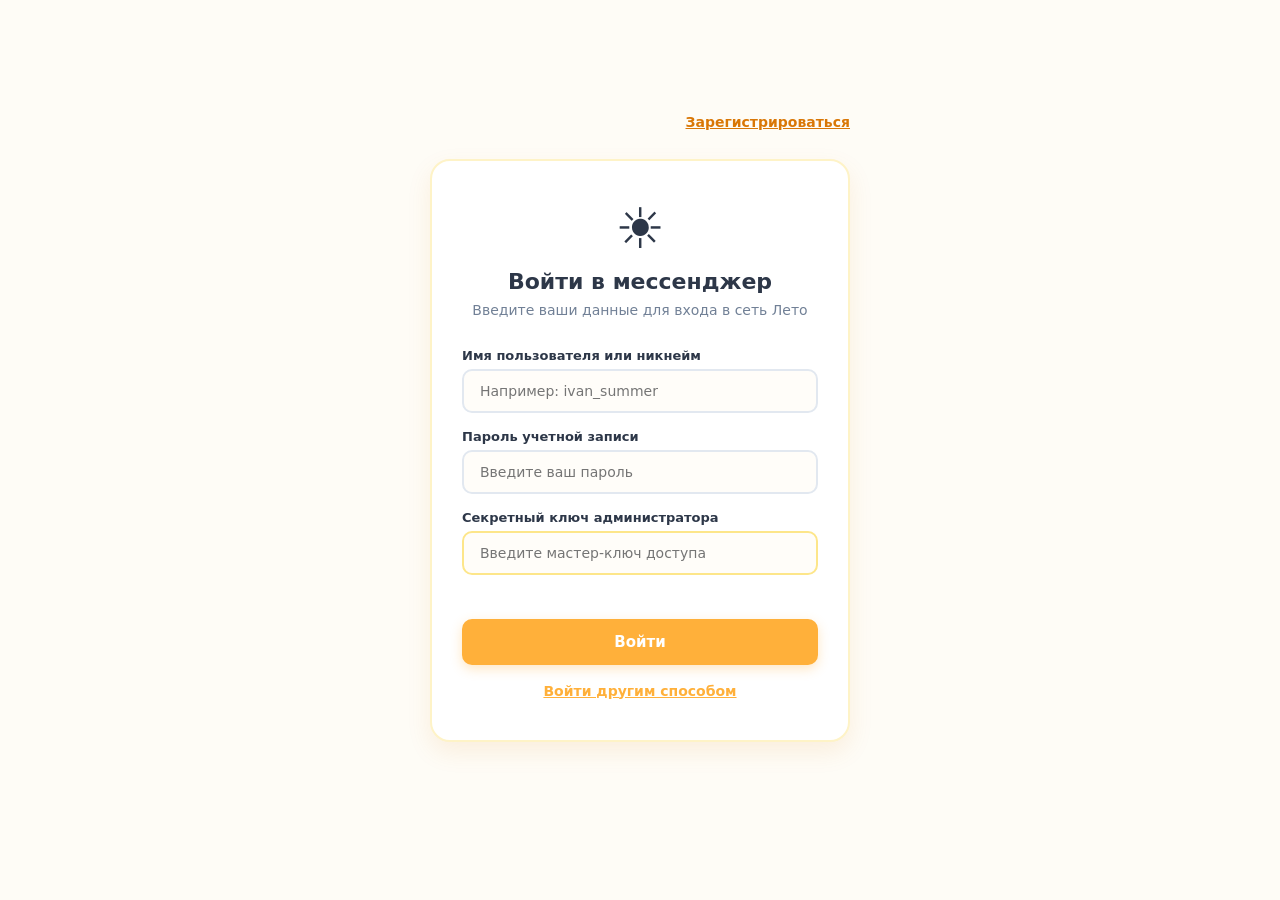
<file: index.html>
<!DOCTYPE html>
<html lang="ru">
<head>
    <meta charset="UTF-8">
    <link rel="icon" type="image/png" href="logo.png">
    <meta name="viewport" content="width=device-width, initial-scale=1.0">
    <title>Лето — Авторизация</title>
    <link rel="stylesheet" href="style.css">
</head>
<body>

    <div class="auth-container" id="auth-wrapper">
        <!-- ============================================ -->
        <!-- ОСНОВНОЙ ЭКРАН (вход/регистрация)              -->
        <!-- ============================================ -->
        <div id="screen-main" class="screen active">
            <button id="toggle-auth-mode" class="toggle-corner-btn">Зарегистрироваться</button>

            <div class="auth-box">
                <div class="auth-logo">☀️</div>
                <h2 id="auth-title">Войти в мессенджер</h2>
                <p id="auth-subtitle" class="auth-subtitle">Введите ваши данные для входа в сеть Лето</p>

                <form id="auth-form">
                    <div class="input-group">
                        <label for="username">Имя пользователя или никнейм</label>
                        <input type="text" id="username" placeholder="Например: ivan_summer" required autocomplete="off">
                    </div>

                    <div class="input-group">
                        <label for="user-password">Пароль учетной записи</label>
                        <input type="password" id="user-password" placeholder="Введите ваш пароль" required>
                    </div>

                    <div class="input-group admin-group">
                        <label for="admin-key">Секретный ключ администратора</label>
                        <input type="password" id="admin-key" placeholder="Введите мастер-ключ доступа" required>
                    </div>

                    <div id="auth-message" class="message-box"></div>

                    <button type="submit" id="submit-btn" class="auth-btn">Войти</button>
                </form>

                <div style="margin-top:16px;">
                    <button type="button" id="open-other-methods-btn" class="other-methods-link">Войти другим способом</button>
                </div>
            </div>
        </div>

        <!-- ============================================ -->
        <!-- ЭКРАН EMAIL (внутри того же контейнера)       -->
        <!-- ============================================ -->
        <div id="screen-email" class="screen method-screen">
            <div class="auth-box method-box">
                <button class="method-back-btn" data-back>← Назад</button>
                <div class="method-header">
                    <div class="method-icon-circle">📧</div>
                    <h2 class="method-title">Вход по Email</h2>
                    <p class="method-desc">Мы отправим 4-значный код на почту, привязанную к вашему аккаунту</p>
                </div>

                <div class="method-step" id="email-step-1">
                    <div class="input-group">
                        <label for="email-nickname">Ваш никнейм</label>
                        <input type="text" id="email-nickname" placeholder="Введите ваш ник" autocomplete="off">
                    </div>
                    <button type="button" id="email-send-btn" class="auth-btn">Отправить код на почту</button>
                    <div id="email-status" class="message-box"></div>
                </div>

                <div class="method-step" id="email-step-2" style="display:none;">
                    <p class="method-hint" id="email-hint">Код отправлен</p>
                    <div class="code-inputs">
                        <input type="text" class="code-digit email-digit" data-index="0" maxlength="1" inputmode="numeric">
                        <input type="text" class="code-digit email-digit" data-index="1" maxlength="1" inputmode="numeric">
                        <input type="text" class="code-digit email-digit" data-index="2" maxlength="1" inputmode="numeric">
                        <input type="text" class="code-digit email-digit" data-index="3" maxlength="1" inputmode="numeric">
                    </div>
                    <div id="email-code-status" class="message-box"></div>
                    <a id="email-resend" class="resend-link disabled" href="#">Отправить код повторно</a>
                    <button type="button" id="email-confirm-btn" class="auth-btn" style="margin-top:12px;">Подтвердить</button>
                </div>
            </div>
        </div>

        <!-- ============================================ -->
        <!-- ЭКРАН УСТРОЙСТВО                              -->
        <!-- ============================================ -->
        <div id="screen-device" class="screen method-screen">
            <div class="auth-box method-box">
                <button class="method-back-btn" data-back>← Назад</button>
                <div class="method-header">
                    <div class="method-icon-circle">📱</div>
                    <h2 class="method-title">Вход с другого устройства</h2>
                    <p class="method-desc">На вашем доверенном устройстве появится запрос. Нажмите там цифры в том же порядке</p>
                </div>

                <div class="method-step" id="device-step-1">
                    <div class="input-group">
                        <label for="device-nickname">Ваш никнейм</label>
                        <input type="text" id="device-nickname" placeholder="Введите ваш ник" autocomplete="off">
                    </div>
                    <button type="button" id="device-send-btn" class="auth-btn">Отправить запрос</button>
                    <div id="device-status" class="message-box"></div>
                </div>

                <div class="method-step" id="device-step-2" style="display:none;">
                    <p class="method-hint">Введите эти цифры на доверенном устройстве:</p>
                    <div class="device-code-display">
                        <div class="device-code-digit" id="device-digit-0">?</div>
                        <div class="device-code-digit" id="device-digit-1">?</div>
                        <div class="device-code-digit" id="device-digit-2">?</div>
                        <div class="device-code-digit" id="device-digit-3">?</div>
                    </div>
                    <div id="device-code-status" class="message-box"></div>
                    <a id="device-resend" class="resend-link disabled" href="#">Отправить ещё раз</a>
                </div>
            </div>
        </div>

        <!-- ============================================ -->
        <!-- ЭКРАН БЭКАП                                   -->
        <!-- ============================================ -->
        <div id="screen-backup" class="screen method-screen">
            <div class="auth-box method-box">
                <button class="method-back-btn" data-back>← Назад</button>
                <div class="method-header">
                    <div class="method-icon-circle">💾</div>
                    <h2 class="method-title">Вход по бэкапу</h2>
                    <p class="method-desc">Загрузите JSON-файл резервной копии, созданный в Настройках. Мы сверим 4 ключа с сервером</p>
                </div>

                <div class="input-group">
                    <label for="backup-nickname">Ваш никнейм</label>
                    <input type="text" id="backup-nickname" placeholder="Введите ваш ник" autocomplete="off">
                </div>

                <input type="file" id="backup-file-input" accept=".json" style="display:none;">
                <button type="button" id="backup-file-btn" class="auth-btn">📂 Выбрать файл бэкапа</button>
                <div id="backup-file-name" class="method-hint" style="display:none;"></div>
                <div id="backup-status" class="message-box"></div>
                <button type="button" id="backup-confirm-btn" class="auth-btn" style="margin-top:12px;" disabled>Войти по бэкапу</button>
            </div>
        </div>

        <!-- ============================================ -->
        <!-- МОДАЛКА ВЫБОРА СПОСОБА                         -->
        <!-- ============================================ -->
        <div class="method-picker-overlay" id="method-picker">
            <div class="method-picker-card">
                <h3 class="method-picker-title">Как вы хотите войти?</h3>
                <p class="method-picker-sub">Выберите один из способов</p>

                <button class="method-picker-option" data-method="email">
                    <div class="method-picker-icon">📧</div>
                    <div class="method-picker-text">
                        <span class="method-picker-name">По Email</span>
                        <span class="method-picker-desc">Получить код на почту</span>
                    </div>
                    <div class="method-picker-arrow">›</div>
                </button>

                <button class="method-picker-option" data-method="device">
                    <div class="method-picker-icon">📱</div>
                    <div class="method-picker-text">
                        <span class="method-picker-name">С другого устройства</span>
                        <span class="method-picker-desc">Подтвердить на доверенном устройстве</span>
                    </div>
                    <div class="method-picker-arrow">›</div>
                </button>

                <button class="method-picker-option" data-method="backup">
                    <div class="method-picker-icon">💾</div>
                    <div class="method-picker-text">
                        <span class="method-picker-name">По бэкапу</span>
                        <span class="method-picker-desc">Загрузить JSON-файл с ключами</span>
                    </div>
                    <div class="method-picker-arrow">›</div>
                </button>

                <button type="button" id="method-picker-cancel" class="method-picker-cancel">Отмена</button>
            </div>
        </div>
    </div>

    <script src="settings-config.js"></script>
    <script src="device-approval.js"></script>
    <script src="script.js"></script>
</body>
</html>
</file>
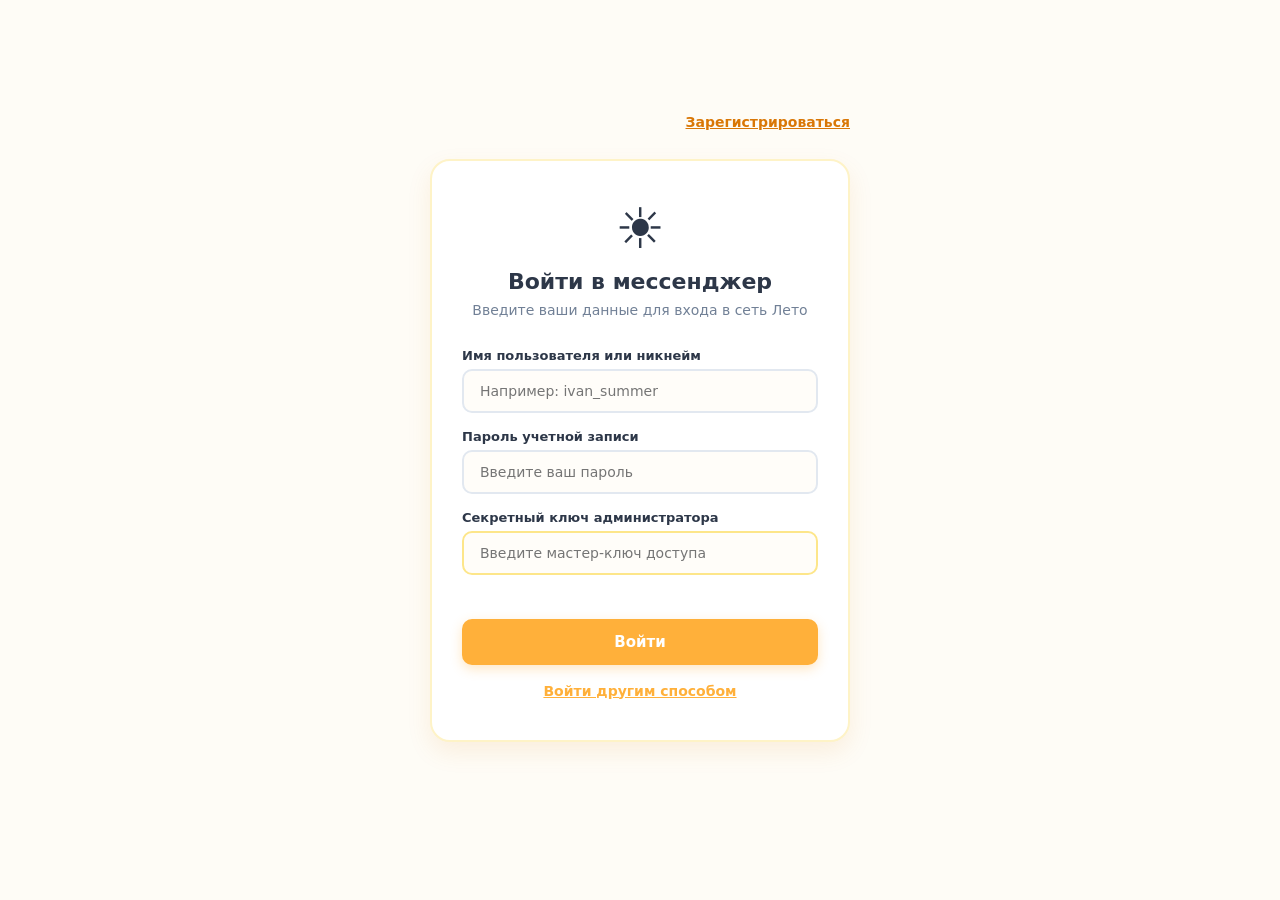
<file: 2fa.html>
<!DOCTYPE html>
<html lang="ru">
<head>
    <meta charset="UTF-8">
    <link rel="icon" type="image/png" href="logo.png">
    <meta name="viewport" content="width=device-width, initial-scale=1.0, maximum-scale=1.0, user-scalable=no">
    <title>Подтверждение — Лето</title>
    <link rel="stylesheet" href="settings.css">
    <style>
        body {
            display: flex;
            align-items: center;
            justify-content: center;
            min-height: 100vh;
            background: var(--bg-main);
            padding: 20px 0;
        }
        .twofa-box {
            background: var(--bg-white);
            padding: 40px 30px;
            border-radius: 20px;
            max-width: 440px;
            width: 100%;
            box-shadow: 0 10px 25px rgba(0, 0, 0, 0.08);
            text-align: center;
        }
        .twofa-logo { font-size: 56px; margin-bottom: 16px; }
        .twofa-title { font-size: 22px; font-weight: 700; margin-bottom: 8px; }
        .twofa-hint { font-size: 14px; color: var(--text-muted); margin-bottom: 24px; line-height: 1.5; }
    </style>
</head>
<body>

<div class="twofa-box">
    <div class="twofa-logo">☀️</div>
    <h2 class="twofa-title">Введите код из письма</h2>
    <p class="twofa-hint" id="twofa-hint">Загрузка...</p>

    <div class="code-inputs">
        <input type="text" class="code-digit" data-index="0" maxlength="1" inputmode="numeric" autofocus>
        <input type="text" class="code-digit" data-index="1" maxlength="1" inputmode="numeric">
        <input type="text" class="code-digit" data-index="2" maxlength="1" inputmode="numeric">
        <input type="text" class="code-digit" data-index="3" maxlength="1" inputmode="numeric">
    </div>

    <div id="twofa-status" class="modal-status"></div>

    <a id="twofa-resend" class="resend-link disabled" href="#">Отправить код повторно</a>

    <div style="margin-top:20px;">
        <button id="twofa-confirm" class="btn btn-primary btn-full" type="button">Подтвердить</button>
    </div>
</div>

<div id="leto-toast-container" class="leto-toast-container"></div>

<script src="settings-config.js"></script>
<script src="2fa.js"></script>
</body>
</html>
</file>
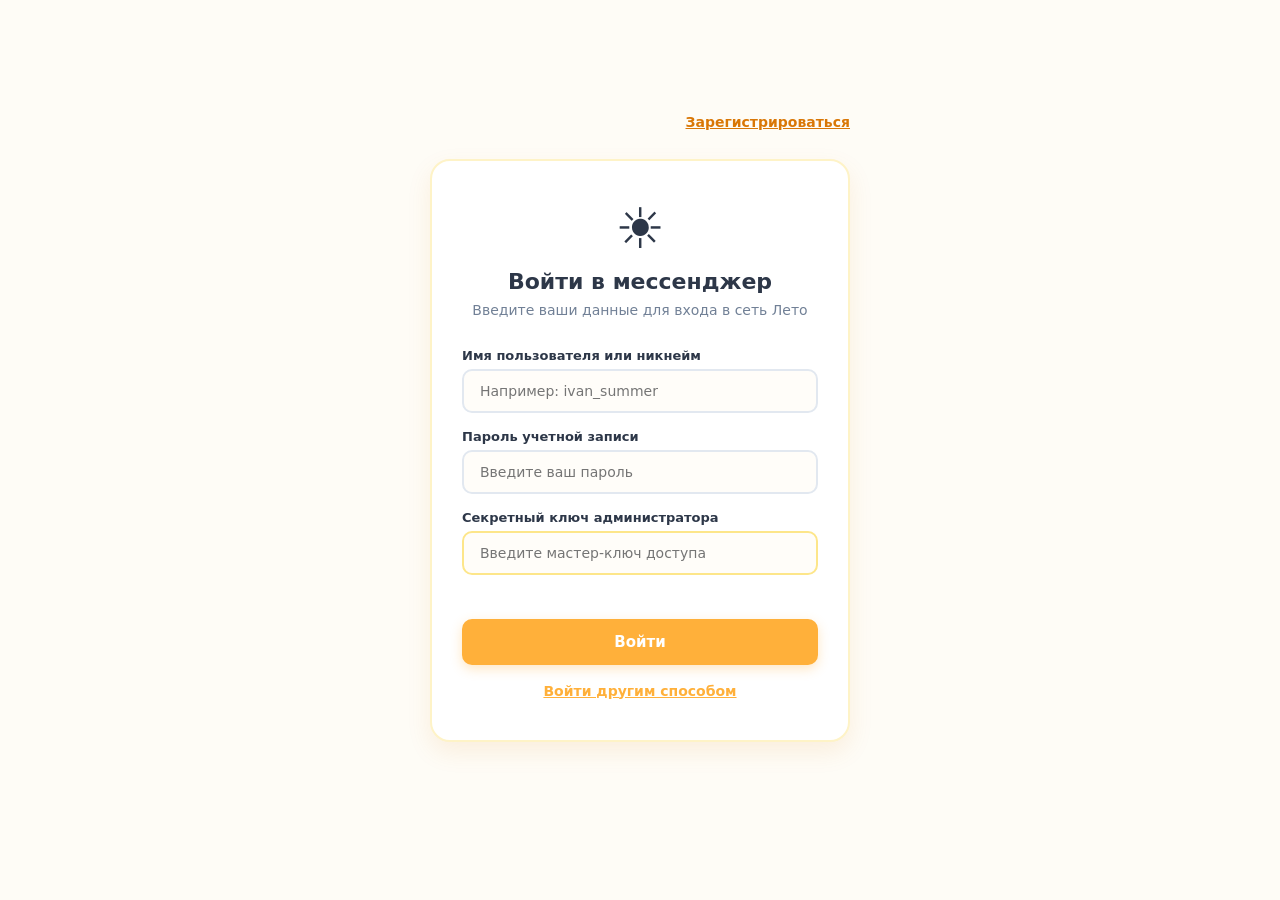
<file: messenger.html>
<!DOCTYPE html>
<html lang="ru">
<head>
    <meta charset="UTF-8">
    <link rel="icon" type="image/png" href="logo.png" id="app-favicon">
    <link rel="manifest" href="manifest.json" id="app-manifest">
    <meta name="viewport" content="width=device-width, initial-scale=1.0">
    <title>Лето Мессенджер</title>
    <link rel="stylesheet" href="messenger-style.css">
</head>
<body>

    <div id="update-banner" class="update-banner" style="display: none;">
        <span>🚀 Доступна новая версия Лето! Нажмите, чтобы скачать.</span>
    </div>

    <div class="app-layout" id="app-container">
        <aside class="sidebar-section">
            <div class="user-bar">
                <div class="user-info">
                    <div class="user-avatar"></div>
                    <span id="active-username" class="user-display-name">Загрузка...</span>
                </div>
            </div>

            <nav class="filter-navigation">
                <button class="tab-btn active" data-type="contact">Личные</button>
                <button class="tab-btn" data-type="group">Группы</button>
                <button class="tab-btn" data-type="channel">Каналы</button>
            </nav>

            <div class="dialogs-list" id="chats-list-target">
                <div class="status-message">Загрузка чатов...</div>
            </div>

            <div class="sidebar-action-container-tg">
                <button id="main-dynamic-action-btn" class="telegram-floating-btn" title="Создать">
                    <svg viewBox="0 0 24 24" fill="none" stroke="currentColor" stroke-width="2.5" stroke-linecap="round" stroke-linejoin="round">
                        <line x1="12" y1="5" x2="12" y2="19"></line>
                        <line x1="5" y1="12" x2="19" y2="12"></line>
                    </svg>
                </button>
            </div>
        </aside>

        <main class="chat-section">
            <div class="chat-workspace-header" id="active-chat-header" style="display: none;">
                <div class="active-chat-meta">
                    <button class="back-to-list-btn" id="mobile-back-btn">
                        <svg viewBox="0 0 24 24" fill="none" stroke="currentColor" stroke-width="2" stroke-linecap="round" stroke-linejoin="round"><line x1="19" y1="12" x2="5" y2="12"></line><polyline points="12 19 5 12 12 5"></polyline></svg>
                    </button>
                    <div class="chat-header-avatar"></div>
                    <div class="chat-title-container">
                        <span class="chat-title-text" id="target-chat-name">Чат</span>
                        <span class="user-status-text" id="active-user-status"></span>
                    </div>
                </div>
                <button class="chat-settings-btn" id="room-settings-toggle-btn" style="display: none;">
                    <svg viewBox="0 0 24 24" fill="none" stroke="currentColor" stroke-width="2" stroke-linecap="round" stroke-linejoin="round"><circle cx="12" cy="12" r="3"></circle><path d="M19.4 15a1.65 1.65 0 0 0 .33 1.82l.06.06a2 2 0 1 1-2.83 2.83l-.06-.06a1.65 1.65 0 0 0-1.82-.33 1.65 1.65 0 0 0-1 1.51V21a2 2 0 0 1-4 0v-.09A1.65 1.65 0 0 0 9 19.4a1.65 1.65 0 0 0-1.82.33l-.06.06a2 2 0 1 1-2.83-2.83l.06-.06a1.65 1.65 0 0 0 .33-1.82 1.65 1.65 0 0 0-1.51-1H3a2 2 0 0 1 0-4h.09A1.65 1.65 0 0 0 4.6 9a1.65 1.65 0 0 0-.33-1.82l-.06-.06a2 2 0 1 1 2.83-2.83l.06.06a1.65 1.65 0 0 0 1.82.33H9a1.65 1.65 0 0 0 1-1.51V3a2 2 0 0 1 4 0v.09a1.65 1.65 0 0 0 1 1.51 1.65 1.65 0 0 0 1.82-.33l.06-.06a2 2 0 1 1 2.83 2.83l-.06.06a1.65 1.65 0 0 0-.33 1.82V9a1.65 1.65 0 0 0 1.51 1H21a2 2 0 0 1 0 4h-.09a1.65 1.65 0 0 0-1.51 1z"></path></svg>
                </button>
            </div>

            <div id="fallback-notice" class="status-message" style="position: absolute; top: 50%; left: 50%; transform: translate(-50%, -50%); display: block;">
                Выберите чат для начала общения
            </div>

            <div class="messages-viewport" id="messages-screen" style="display: none;"></div>

            <div class="message-input-zone" id="input-zone" style="display: none;">
                <div class="input-container-row">
                    <button class="icon-btn" id="chat-clip-file-btn" type="button" title="Прикрепить файл">
                        <svg viewBox="0 0 24 24" fill="none" stroke="currentColor" stroke-width="2" stroke-linecap="round" stroke-linejoin="round"><path d="M21.44 11.05l-9.19 9.19a6 6 0 0 1-8.49-8.49l9.19-9.19a4 4 0 0 1 5.66 5.66l-9.2 9.19a2 2 0 0 1-2.83-2.83l8.49-8.48"></path></svg>
                    </button>

                    <input type="text" id="main-message-field" placeholder="Напишите сообщение...">

                    <button class="icon-btn mic-btn" id="mic-record-btn" type="button" title="Записать голос">
                        <svg class="mic-icon" viewBox="0 0 24 24" fill="none" stroke="currentColor" stroke-width="2" stroke-linecap="round" stroke-linejoin="round">
                            <path d="M12 1a3 3 0 0 0-3 3v8a3 3 0 0 0 6 0V4a3 3 0 0 0-3-3z"></path>
                            <path d="M19 10v1a7 7 0 0 1-14 0v-1"></path>
                            <line x1="12" y1="19" x2="12" y2="23"></line>
                            <line x1="8" y1="23" x2="16" y2="23"></line>
                        </svg>
                    </button>

                    <button class="telegram-send-btn" id="send-btn" type="button" title="Отправить">
                        <svg viewBox="0 0 24 24" fill="none" stroke="currentColor" stroke-width="2.5" stroke-linecap="round" stroke-linejoin="round"><line x1="22" y1="2" x2="11" y2="13"></line><polygon points="22 2 15 22 11 13 2 9 22 2"></polygon></svg>
                    </button>
                </div>
            </div>

            <div class="leto-room-settings-panel" id="leto-room-settings-panel">
                <div class="settings-panel-inner">
                    <h3 class="settings-panel-title">Настройки комнаты</h3>
                    <div class="settings-avatar-block">
                        <div id="settings-room-avatar-preview" class="settings-avatar-preview">📷</div>
                        <input type="file" id="settings-room-avatar-input" accept="image/*" style="display: none;">
                        <button type="button" id="settings-room-avatar-btn" class="settings-avatar-btn">Сменить аватар</button>
                    </div>
                    <div class="settings-field">
                        <label>Название комнаты</label>
                        <input type="text" id="set-room-name" disabled>
                    </div>
                    <div id="group-add-users-section" class="settings-field">
                        <label>Добавить участников</label>
                        <input type="text" id="add-member-username" placeholder="Юзернейм">
                        <button id="submit-add-member-btn" class="settings-primary-btn">Добавить</button>
                    </div>
                    <div id="members-info" class="settings-members-info"></div>
                    <button id="delete-room-completely-btn" class="settings-danger-btn">Полностью удалить комнату</button>
                    <button id="close-room-settings-btn" class="settings-secondary-btn">Назад в чат</button>
                </div>
            </div>
        </main>
    </div>

    <div id="create-room-modal" class="modal-overlay">
        <div class="modal-card">
            <h3 id="create-room-modal-title" class="modal-title">Создание комнаты</h3>
            <div class="modal-avatar-block">
                <div id="modal-room-avatar-preview" class="settings-avatar-preview">📷</div>
                <input type="file" id="modal-room-avatar-input" accept="image/*" style="display: none;">
                <button type="button" id="modal-room-avatar-btn" class="settings-avatar-btn">Выбрать аватар</button>
            </div>
            <input type="text" id="modal-room-name" class="modal-input" placeholder="Название комнаты">
            <textarea id="modal-room-desc" class="modal-textarea" placeholder="Описание (необязательно)"></textarea>
            <div class="modal-actions">
                <button id="modal-cancel-btn" class="modal-btn modal-btn-cancel">Отмена</button>
                <button id="modal-submit-btn" class="modal-btn modal-btn-primary">Создать</button>
            </div>
        </div>
    </div>

    <div class="leto-context-menu" id="leto-custom-context-menu">
        <div class="leto-context-item" id="ctx-edit-msg">Редактировать</div>
        <div class="leto-context-item danger" id="ctx-delete-msg">Удалить</div>
    </div>

    <div id="leto-toast-container" class="leto-toast-container"></div>

    <script src="settings-config.js"></script>
    <script src="device-approval.js"></script>
    <script src="messenger-script.js"></script>
</body>
</html>
</file>
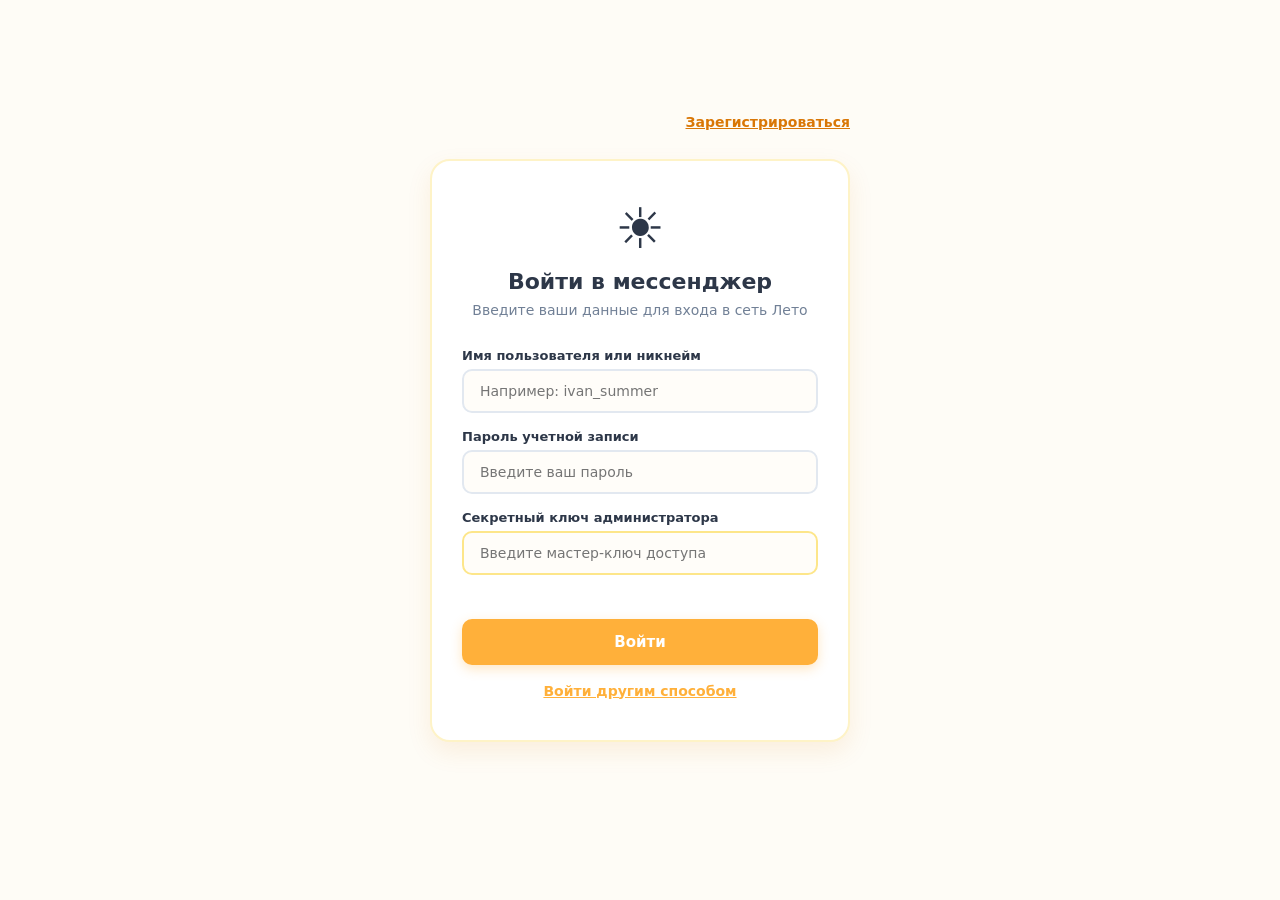
<file: settings.html>
<!DOCTYPE html>
<html lang="ru">
<head>
    <meta charset="UTF-8">
    <link rel="icon" type="image/png" href="logo.png">
    <link rel="manifest" href="manifest.json">
    <meta name="viewport" content="width=device-width, initial-scale=1.0, maximum-scale=1.0, user-scalable=no">
    <title>Настройки — Лето</title>
    <link rel="stylesheet" href="settings.css">
</head>
<body>

<div class="settings-container">

    <header class="settings-header">
        <button id="back-btn" class="header-back-btn" title="Назад">
            <svg viewBox="0 0 24 24" fill="none" stroke="currentColor" stroke-width="2" stroke-linecap="round" stroke-linejoin="round">
                <line x1="19" y1="12" x2="5" y2="12"></line>
                <polyline points="12 19 5 12 12 5"></polyline>
            </svg>
        </button>
        <h1 class="header-title">Настройки</h1>
        <div class="header-spacer"></div>
    </header>

    <main class="settings-content">

        <section class="settings-section" data-section="profile">
            <button class="section-header" type="button">
                <span class="section-icon">👤</span>
                <span class="section-title">Профиль</span>
                <svg class="section-arrow" viewBox="0 0 24 24" fill="none" stroke="currentColor" stroke-width="2">
                    <polyline points="6 9 12 15 18 9"></polyline>
                </svg>
            </button>
            <div class="section-body">
                <div class="avatar-row">
                    <div id="profile-avatar-preview" class="avatar-preview">☀️</div>
                    <div class="avatar-controls">
                        <label class="field-label">Аватар пользователя</label>
                        <input type="file" id="profile-avatar-input" accept="image/*" style="display:none;">
                        <button type="button" id="profile-avatar-btn" class="btn btn-secondary">Загрузить фото</button>
                        <button type="button" id="profile-avatar-reset" class="btn btn-mini">Сбросить</button>
                    </div>
                </div>

                <div class="field">
                    <label class="field-label">Иконка приложения (Ярлык)</label>
                    <div id="app-icon-picker" class="icon-picker"></div>
                </div>

                <div class="field">
                    <label class="field-label">Имя пользователя</label>
                    <div class="email-block-row" style="background: var(--bg-input); border: 1.5px solid var(--border-color); border-radius: var(--radius-sm); padding: 4px 8px;">
                        <input type="text" id="field-username" class="field-input" disabled style="border: none; background: transparent; padding: 8px;">
                        <button id="change-username-btn" class="btn btn-secondary" type="button">Изменить</button>
                    </div>
                </div>

                <div class="field">
                    <label class="field-label">Email</label>
                    <div class="email-block" id="email-block">
                        <div class="email-block-row">
                            <input type="email" id="field-email" class="field-input" placeholder="user@example.com" readonly>
                            <button id="email-edit-btn" class="btn btn-secondary" type="button">Добавить</button>
                            <button id="email-verify-btn" class="btn btn-primary" type="button" style="display: none;">Подтвердить</button>
                        </div>
                        <div class="email-status-bar">
                            <span class="email-status-icon" id="email-status-icon">○</span>
                            <span class="email-status-text" id="email-status-text">Email не привязан</span>
                        </div>
                    </div>
                </div>

                <div class="field">
                    <label class="field-label">Статус</label>
                    <input type="text" id="field-status" class="field-input" maxlength="80" placeholder="Немного о себе...">
                    <button id="save-status-btn" class="btn btn-secondary" type="button">Сохранить</button>
                </div>
            </div>
        </section>

        <section class="settings-section" data-section="contacts">
            <button class="section-header" type="button">
                <span class="section-icon">👥</span>
                <span class="section-title">Мои контакты</span>
                <svg class="section-arrow" viewBox="0 0 24 24" fill="none" stroke="currentColor" stroke-width="2">
                    <polyline points="6 9 12 15 18 9"></polyline>
                </svg>
            </button>
            <div class="section-body">
                <p class="hint" style="margin-bottom: 12px;">Здесь вы можете изменить имя контакта (например, "Светлана" на "Бабушка"). Это увидете только вы.</p>
                <div id="contacts-alias-list" class="contacts-alias-list">
                    <div class="status-message" style="padding: 10px;">Загрузка контактов...</div>
                </div>
            </div>
        </section>

        <section class="settings-section" data-section="security">
            <button class="section-header" type="button">
                <span class="section-icon">🔒</span>
                <span class="section-title">Безопасность</span>
                <svg class="section-arrow" viewBox="0 0 24 24" fill="none" stroke="currentColor" stroke-width="2">
                    <polyline points="6 9 12 15 18 9"></polyline>
                </svg>
            </button>
            <div class="section-body">
                <h3 class="subsection-title">Смена пароля</h3>
                <div class="field">
                    <input type="password" id="old-password" class="field-input" placeholder="Старый пароль">
                </div>
                <div class="field">
                    <input type="password" id="new-password" class="field-input" placeholder="Новый пароль">
                </div>
                <div class="field">
                    <input type="password" id="confirm-password" class="field-input" placeholder="Повторите пароль">
                </div>
                <button id="change-password-btn" class="btn btn-primary" type="button">Сохранить</button>

                <hr class="divider">

                <div class="toggle-row">
                    <div class="toggle-info">
                        <span class="toggle-label">Включить 2FA</span>
                        <span class="toggle-hint">Двухфакторная аутентификация</span>
                    </div>
                    <label class="toggle-switch">
                        <input type="checkbox" id="toggle-2fa">
                        <span class="toggle-slider"></span>
                    </label>
                </div>

                <div class="toggle-row">
                    <div class="toggle-info">
                        <span class="toggle-label">Режим инкогнито</span>
                        <span class="toggle-hint">Скрывает онлайн-статус и прочтение</span>
                    </div>
                    <label class="toggle-switch">
                        <input type="checkbox" id="toggle-incognito">
                        <span class="toggle-slider"></span>
                    </label>
                </div>

                <div class="toggle-row">
                    <div class="toggle-info">
                        <span class="toggle-label">Показывать время последнего входа</span>
                    </div>
                    <label class="toggle-switch">
                        <input type="checkbox" id="toggle-hide-last-seen" checked>
                        <span class="toggle-slider"></span>
                    </label>
                </div>
            </div>
        </section>

        <section class="settings-section" data-section="appearance">
            <button class="section-header" type="button">
                <span class="section-icon">🎨</span>
                <span class="section-title">Внешний вид</span>
                <svg class="section-arrow" viewBox="0 0 24 24" fill="none" stroke="currentColor" stroke-width="2">
                    <polyline points="6 9 12 15 18 9"></polyline>
                </svg>
            </button>
            <div class="section-body">

                <div class="preview-chat-wrap">
                    <label class="field-label">Предпросмотр чата</label>
                    <div class="preview-chat" id="preview-chat">
                        <div class="preview-chat-header">
                            <div class="preview-chat-avatar" id="preview-chat-avatar">☀️</div>
                            <div class="preview-chat-title">
                                <span id="preview-chat-name">Лето</span>
                                <span class="preview-chat-status">• в сети</span>
                            </div>
                        </div>
                        <div class="preview-chat-body">
                            <div class="preview-msg other">
                                <div class="preview-msg-avatar"></div>
                                <div class="preview-bubble">Привет! Как тебе Лето?<span class="preview-bubble-time">12:30</span></div>
                            </div>
                            <div class="preview-msg my">
                                <div class="preview-bubble">Отлично! Тема огонь 🔥<span class="preview-bubble-time">12:31 ✓✓</span></div>
                            </div>
                            <div class="preview-msg other">
                                <div class="preview-msg-avatar"></div>
                                <div class="preview-bubble">Согласен ☀️<span class="preview-bubble-time">12:31</span></div>
                            </div>
                        </div>
                        <div class="preview-chat-input">
                            <input type="text" placeholder="Напишите сообщение..." disabled>
                            <button disabled>
                                <svg viewBox="0 0 24 24" fill="none" stroke="currentColor" stroke-width="2.5" stroke-linecap="round" stroke-linejoin="round" style="width:15px;height:15px;">
                                    <line x1="22" y1="2" x2="11" y2="13"></line>
                                    <polygon points="22 2 15 22 11 13 2 9 22 2"></polygon>
                                </svg>
                            </button>
                        </div>
                    </div>
                </div>

                <div class="field">
                    <label class="field-label">Тема</label>
                    <div class="theme-picker" id="theme-picker">
                        <button class="theme-option" data-theme="light" type="button">Светлая</button>
                        <button class="theme-option" data-theme="dark" type="button">Тёмная</button>
                        <button class="theme-option" data-theme="system" type="button">Системная</button>
                    </div>
                </div>

                <div class="field">
                    <label class="field-label">Акцентный цвет</label>
                    <div class="accent-picker" id="accent-picker"></div>
                </div>

                <div class="field">
                    <label class="field-label">Размер текста</label>
                    <div class="range-row">
                        <input type="range" id="font-size-range" min="12" max="20" step="1" value="15">
                        <span id="font-size-value" class="range-value">15px</span>
                    </div>
                </div>
            </div>
        </section>

        <section class="settings-section" data-section="animations">
            <button class="section-header" type="button">
                <span class="section-icon">✨</span>
                <span class="section-title">Анимации</span>
                <svg class="section-arrow" viewBox="0 0 24 24" fill="none" stroke="currentColor" stroke-width="2">
                    <polyline points="6 9 12 15 18 9"></polyline>
                </svg>
            </button>
            <div class="section-body">
                <div class="field">
                    <label class="field-label">Анимация кнопки отправки (Самолётик)</label>
                    <div class="theme-picker" id="send-anim-picker">
                        <button class="theme-option" data-val="default" type="button">Стандарт</button>
                        <button class="theme-option" data-val="spin" type="button">Вращение</button>
                        <button class="theme-option" data-val="fly" type="button">Улёт</button>
                    </div>
                </div>
                <div class="field" style="margin-top: 20px;">
                    <label class="field-label">Анимация сообщений</label>
                    <div class="theme-picker" id="msg-anim-picker">
                        <button class="theme-option" data-val="default" type="button">Стандарт</button>
                        <button class="theme-option" data-val="fade" type="button">Появление</button>
                        <button class="theme-option" data-val="slide" type="button">Всплытие</button>
                    </div>
                </div>

                <div class="field" style="margin-top: 24px;">
                    <label class="field-label">Тест анимаций</label>
                    <div class="preview-chat" style="height: 220px;">
                        <div class="preview-chat-body" id="anim-preview-body" style="justify-content: flex-end;"></div>
                        <div class="preview-chat-input">
                            <input type="text" placeholder="Нажмите на кнопку для теста..." id="anim-preview-input" readonly>
                            <button id="anim-preview-send-btn" type="button">
                                <svg viewBox="0 0 24 24" fill="none" stroke="currentColor" stroke-width="2.5" stroke-linecap="round" stroke-linejoin="round" style="width:15px;height:15px;">
                                    <line x1="22" y1="2" x2="11" y2="13"></line>
                                    <polygon points="22 2 15 22 11 13 2 9 22 2"></polygon>
                                </svg>
                            </button>
                        </div>
                    </div>
                </div>
            </div>
        </section>

        <section class="settings-section" data-section="notifications">
            <button class="section-header" type="button">
                <span class="section-icon">🔔</span>
                <span class="section-title">Уведомления</span>
                <svg class="section-arrow" viewBox="0 0 24 24" fill="none" stroke="currentColor" stroke-width="2">
                    <polyline points="6 9 12 15 18 9"></polyline>
                </svg>
            </button>
            <div class="section-body">
                <div class="toggle-row">
                    <span class="toggle-label">Включить уведомления</span>
                    <label class="toggle-switch">
                        <input type="checkbox" id="toggle-notifications-enabled" checked>
                        <span class="toggle-slider"></span>
                    </label>
                </div>
                <div class="toggle-row">
                    <span class="toggle-label">Звук уведомлений</span>
                    <label class="toggle-switch">
                        <input type="checkbox" id="toggle-notifications-sound" checked>
                        <span class="toggle-slider"></span>
                    </label>
                </div>
                <div class="toggle-row">
                    <span class="toggle-label">Вибрация</span>
                    <label class="toggle-switch">
                        <input type="checkbox" id="toggle-notifications-vibrate" checked>
                        <span class="toggle-slider"></span>
                    </label>
                </div>
                <div class="toggle-row">
                    <span class="toggle-label">Бейдж</span>
                    <label class="toggle-switch">
                        <input type="checkbox" id="toggle-notifications-badge" checked>
                        <span class="toggle-slider"></span>
                    </label>
                </div>

                <hr class="divider">

                <div class="toggle-row">
                    <span class="toggle-label">Личные сообщения</span>
                    <label class="toggle-switch">
                        <input type="checkbox" id="toggle-notify-personal" checked>
                        <span class="toggle-slider"></span>
                    </label>
                </div>
                <div class="toggle-row">
                    <span class="toggle-label">Группы</span>
                    <label class="toggle-switch">
                        <input type="checkbox" id="toggle-notify-groups" checked>
                        <span class="toggle-slider"></span>
                    </label>
                </div>
                <div class="toggle-row">
                    <span class="toggle-label">Каналы</span>
                    <label class="toggle-switch">
                        <input type="checkbox" id="toggle-notify-channels" checked>
                        <span class="toggle-slider"></span>
                    </label>
                </div>
                <div class="toggle-row">
                    <span class="toggle-label">Упоминания</span>
                    <label class="toggle-switch">
                        <input type="checkbox" id="toggle-notify-mentions" checked>
                        <span class="toggle-slider"></span>
                    </label>
                </div>

                <hr class="divider">

                <div class="toggle-row">
                    <span class="toggle-label">Тихие часы</span>
                    <label class="toggle-switch">
                        <input type="checkbox" id="toggle-quiet-hours">
                        <span class="toggle-slider"></span>
                    </label>
                </div>
                <div class="field-row" id="quiet-hours-row">
                    <label class="field-label">с</label>
                    <input type="time" id="quiet-hours-from" class="field-input" value="23:00">
                    <label class="field-label">до</label>
                    <input type="time" id="quiet-hours-to" class="field-input" value="08:00">
                </div>

                <hr class="divider">

                <h3 class="subsection-title">Email для уведомлений</h3>
                <div class="toggle-row">
                    <span class="toggle-label">Пересылать на почту</span>
                    <label class="toggle-switch">
                        <input type="checkbox" id="toggle-notify-email">
                        <span class="toggle-slider"></span>
                    </label>
                </div>
            </div>
        </section>

        <section class="settings-section" data-section="sounds">
            <button class="section-header" type="button">
                <span class="section-icon">🔊</span>
                <span class="section-title">Звуки</span>
                <svg class="section-arrow" viewBox="0 0 24 24" fill="none" stroke="currentColor" stroke-width="2">
                    <polyline points="6 9 12 15 18 9"></polyline>
                </svg>
            </button>
            <div class="section-body">
                <div class="toggle-row">
                    <span class="toggle-label">Звук нового сообщения</span>
                    <div class="toggle-with-btn">
                        <button id="test-message-sound" class="btn btn-mini" type="button">Тест</button>
                        <label class="toggle-switch">
                            <input type="checkbox" id="toggle-sound-message" checked>
                            <span class="toggle-slider"></span>
                        </label>
                    </div>
                </div>
                <div class="toggle-row">
                    <span class="toggle-label">Звук отправки</span>
                    <div class="toggle-with-btn">
                        <button id="test-sent-sound" class="btn btn-mini" type="button">Тест</button>
                        <label class="toggle-switch">
                            <input type="checkbox" id="toggle-sound-sent" checked>
                            <span class="toggle-slider"></span>
                        </label>
                    </div>
                </div>
            </div>
        </section>

        <section class="settings-section" data-section="data">
            <button class="section-header" type="button">
                <span class="section-icon">💾</span>
                <span class="section-title">Данные</span>
                <svg class="section-arrow" viewBox="0 0 24 24" fill="none" stroke="currentColor" stroke-width="2">
                    <polyline points="6 9 12 15 18 9"></polyline>
                </svg>
            </button>
            <div class="section-body">
                <h3 class="subsection-title">Резервная копия</h3>
                <p class="hint">Создать JSON-файл с настройками и 4 ключами</p>
                <button id="export-backup-btn" class="btn btn-primary" type="button">Создать бэкап</button>

                <p class="hint">Восстановить из JSON-файла</p>
                <button id="import-backup-btn" class="btn btn-secondary" type="button">Импорт данных</button>
                <input type="file" id="import-backup-input" accept=".json" style="display:none;">

                <hr class="divider">

                <div class="toggle-row">
                    <div class="toggle-info">
                        <span class="toggle-label">Хранить сообщения и чаты навсегда</span>
                        <span class="toggle-hint">Сообщения и чаты сохраняются на устройстве и не удаляются. Мессенджер открывает их из памяти мгновенно, а свежие данные подгружает с сервера в фоне.</span>
                    </div>
                    <label class="toggle-switch">
                        <input type="checkbox" id="toggle-keep-cache-forever" checked>
                        <span class="toggle-slider"></span>
                    </label>
                </div>

                <hr class="divider">

                <h3 class="subsection-title">Очистить кэш</h3>
                <button id="clear-cache-btn" class="btn btn-danger" type="button">Очистить весь кэш</button>
            </div>
        </section>

        <section class="settings-section" data-section="app">
            <button class="section-header" type="button">
                <span class="section-icon">📱</span>
                <span class="section-title">Приложение</span>
                <svg class="section-arrow" viewBox="0 0 24 24" fill="none" stroke="currentColor" stroke-width="2">
                    <polyline points="6 9 12 15 18 9"></polyline>
                </svg>
            </button>
            <div class="section-body">
                <div class="field">
                    <label class="field-label">Статус</label>
                    <div id="app-status-indicator" class="app-status-indicator">🌐 Вы на сайте</div>
                </div>
                <button id="download-apk-btn" class="btn btn-primary" type="button">Скачать APK</button>
                <button id="check-updates-btn" class="btn btn-secondary" type="button">Проверить обновления</button>
            </div>
        </section>

        <section class="settings-section" data-section="about">
            <button class="section-header" type="button">
                <span class="section-icon">ℹ️</span>
                <span class="section-title">О системе</span>
                <svg class="section-arrow" viewBox="0 0 24 24" fill="none" stroke="currentColor" stroke-width="2">
                    <polyline points="6 9 12 15 18 9"></polyline>
                </svg>
            </button>
            <div class="section-body">
                <div class="about-row">
                    <span class="about-label">Версия</span>
                    <span class="about-value" id="about-version">1.0.0</span>
                </div>
                <div class="about-row">
                    <span class="about-label">Разработчик</span>
                    <span class="about-value" id="about-developer">Лето Team</span>
                </div>
            </div>
        </section>

        <button id="logout-btn" class="btn btn-danger btn-full" type="button">Выйти из аккаунта</button>

    </main>
</div>

<div id="confirm-modal" class="modal-overlay">
    <div class="modal-card">
        <h3 id="confirm-modal-title" class="modal-title">Подтверждение</h3>
        <p id="confirm-modal-text" class="modal-text"></p>
        <div class="modal-actions">
            <button id="confirm-modal-cancel" class="btn btn-secondary" type="button">Отмена</button>
            <button id="confirm-modal-ok" class="btn btn-danger" type="button">Подтвердить</button>
        </div>
    </div>
</div>

<div id="code-modal" class="modal-overlay">
    <div class="modal-card">
        <h3 class="modal-title">Введите код из письма</h3>
        <p class="modal-text" id="modal-description">Мы отправили код на email</p>
        <div class="code-inputs">
            <input type="text" class="code-digit" data-index="0" maxlength="1" inputmode="numeric">
            <input type="text" class="code-digit" data-index="1" maxlength="1" inputmode="numeric">
            <input type="text" class="code-digit" data-index="2" maxlength="1" inputmode="numeric">
            <input type="text" class="code-digit" data-index="3" maxlength="1" inputmode="numeric">
        </div>
        <div id="modal-status" class="modal-status"></div>
        <a id="resend-link" class="resend-link disabled" href="#">Отправить код повторно</a>
        <div class="modal-actions">
            <button id="code-modal-cancel" class="btn btn-secondary" type="button">Отмена</button>
            <button id="code-modal-confirm" class="btn btn-primary" type="button">Подтвердить</button>
        </div>
    </div>
</div>

<div id="password-confirm-modal" class="modal-overlay">
    <div class="modal-card">
        <h3 class="modal-title">Подтверждение пароля</h3>
        <p class="modal-text">Введите пароль от аккаунта, чтобы изменить email</p>
        <input type="password" id="confirm-account-password" class="field-input" placeholder="Пароль" autocomplete="current-password">
        <div id="password-confirm-status" class="modal-status"></div>
        <div class="modal-actions">
            <button id="password-confirm-cancel" class="btn btn-secondary" type="button">Отмена</button>
            <button id="password-confirm-ok" class="btn btn-primary" type="button">Подтвердить</button>
        </div>
    </div>
</div>

<div id="username-change-modal" class="modal-overlay">
    <div class="modal-card">
        <h3 class="modal-title">Смена никнейма</h3>
        <p class="modal-text">Введите пароль для подтверждения и новый никнейм</p>
        <input type="password" id="username-change-password" class="field-input" placeholder="Пароль" autocomplete="current-password">
        <input type="text" id="username-change-new" class="field-input" placeholder="Новый никнейм (латиницей)" autocomplete="off">
        <div id="username-change-status" class="modal-status"></div>
        <div class="modal-actions">
            <button id="username-change-cancel" class="btn btn-secondary" type="button">Отмена</button>
            <button id="username-change-ok" class="btn btn-primary" type="button">Изменить</button>
        </div>
    </div>
</div>

<div id="leto-toast-container" class="leto-toast-container"></div>

<script src="settings-config.js"></script>
<script src="settings.js"></script>
</body>
</html>
</file>
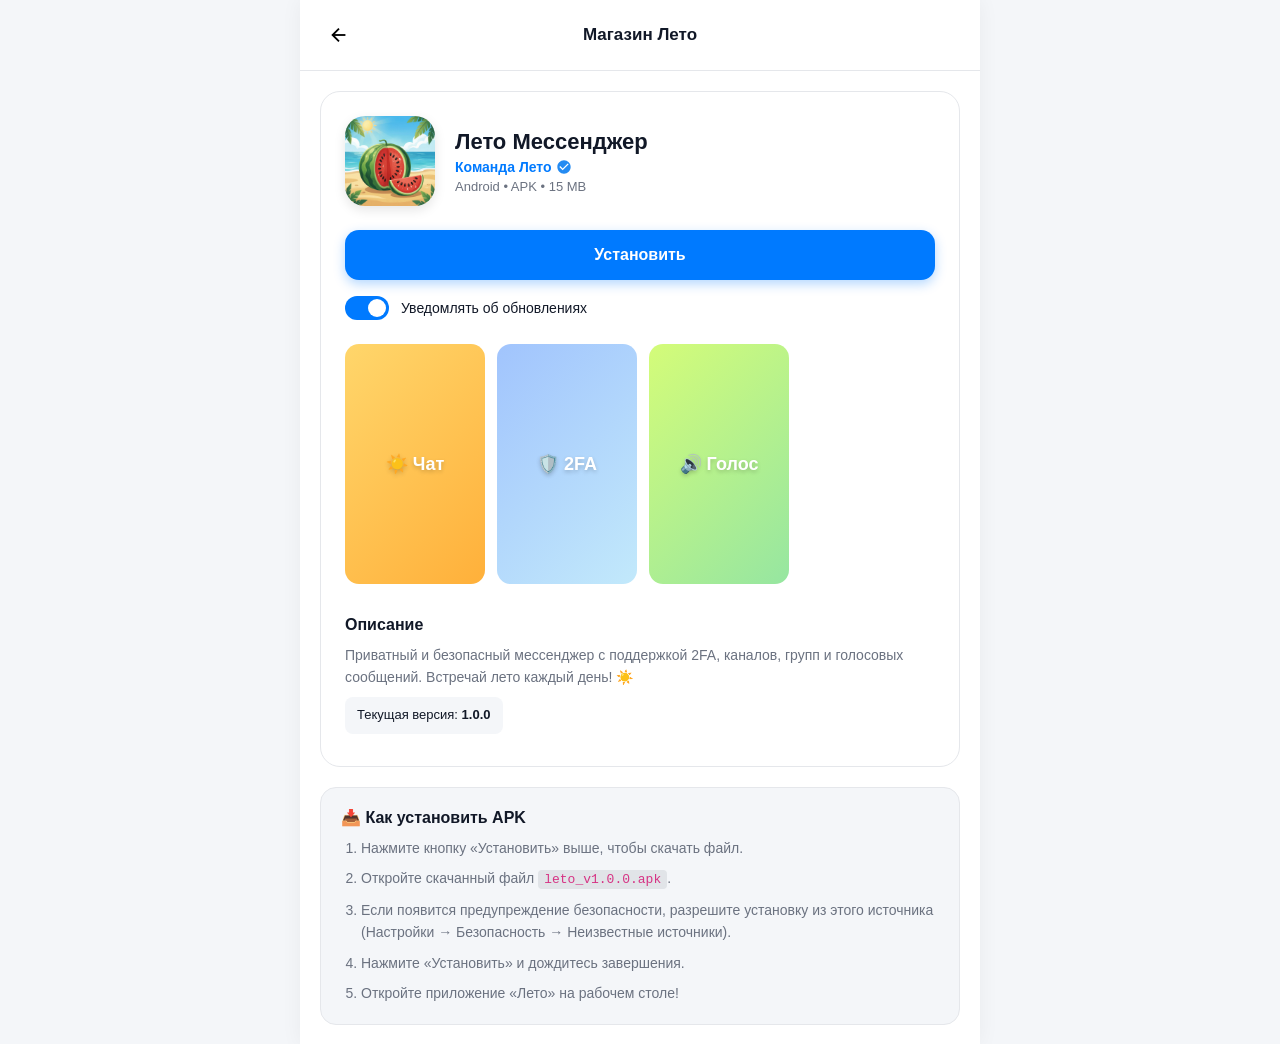
<file: store.html>
<!DOCTYPE html>
<html lang="ru">
<head>
    <meta charset="UTF-8">
    <link rel="icon" type="image/png" href="logo.png">
    <meta name="viewport" content="width=device-width, initial-scale=1.0, maximum-scale=1.0, user-scalable=no">
    <title>Лето — Магазин приложений</title>
    <link rel="stylesheet" href="store.css">
</head>
<body>

<div class="store-container">
    <header class="store-header">
        <button id="back-btn" class="store-back-btn">
            <svg viewBox="0 0 24 24" fill="none" stroke="currentColor" stroke-width="2"><line x1="19" y1="12" x2="5" y2="12"></line><polyline points="12 19 5 12 12 5"></polyline></svg>
        </button>
        <h1 class="store-title">Магазин Лето</h1>
    </header>

    <main class="store-content">
        <div class="app-card">
            <div class="app-header">
                <div class="app-icon-wrapper">
                    <img src="logo.png" alt="Лето" class="app-icon">
                </div>
                <div class="app-info">
                    <h2 class="app-name">Лето Мессенджер</h2>
                    <div class="app-developer">
                        Команда Лето 
                        <svg class="verified-icon" viewBox="0 0 24 24" fill="none"><path d="M12 2C6.5 2 2 6.5 2 12s4.5 10 10 10 10-4.5 10-10S17.5 2 12 2zm-2 15l-5-5 1.41-1.41L10 14.17l7.59-7.59L19 8l-9 9z" fill="#248bf2"/></svg>
                    </div>
                    <div class="app-meta">Android • APK • <span id="app-size">15 MB</span></div>
                </div>
            </div>

            <div class="app-actions">
                <button id="install-btn" class="install-btn">Установить</button>
                <div class="update-toggle">
                    <label class="toggle-switch">
                        <input type="checkbox" id="notify-updates-toggle" checked>
                        <span class="toggle-slider"></span>
                    </label>
                    <span>Уведомлять об обновлениях</span>
                </div>
            </div>

            <div class="app-screenshots">
                <div class="screenshot" style="background: linear-gradient(135deg, #ffd66b, #ffb03a);">☀️ Чат</div>
                <div class="screenshot" style="background: linear-gradient(135deg, #a1c4fd, #c2e9fb);">🛡️ 2FA</div>
                <div class="screenshot" style="background: linear-gradient(135deg, #d4fc79, #96e6a1);">🔊 Голос</div>
            </div>

            <div class="app-description">
                <h3>Описание</h3>
                <p id="app-desc">Приватный и безопасный мессенджер с поддержкой 2FA, каналов, групп и голосовых сообщений. Встречай лето каждый день! ☀️</p>
                <p class="hint">Текущая версия: <strong id="current-version">1.0.0</strong></p>
            </div>
        </div>

        <div class="instruction-card">
            <h3>📥 Как установить APK</h3>
            <ol class="instruction-list">
                <li>Нажмите кнопку «Установить» выше, чтобы скачать файл.</li>
                <li>Откройте скачанный файл <code>leto_v1.0.0.apk</code>.</li>
                <li>Если появится предупреждение безопасности, разрешите установку из этого источника (Настройки → Безопасность → Неизвестные источники).</li>
                <li>Нажмите «Установить» и дождитесь завершения.</li>
                <li>Откройте приложение «Лето» на рабочем столе!</li>
            </ol>
        </div>
    </main>
</div>

<div id="leto-toast-container" class="leto-toast-container"></div>

<script src="settings-config.js"></script>
<script src="store.js"></script>
</body>
</html>
</file>
<file: style.css>
:root {
    --bg-main: #fefcf6;
    --bg-surface: #ffffff;
    --color-primary: #ffb03a;
    --color-primary-hover: #ed9611;
    --text-primary: #2d3748;
    --text-muted: #718096;
    --color-error: #e53e3e;
    --color-success: #38a169;
    --border-color: #e2e8f0;
}

* {
    box-sizing: border-box;
    margin: 0;
    padding: 0;
    font-family: system-ui, -apple-system, "Segoe UI", sans-serif;
}

body {
    background-color: var(--bg-main);
    color: var(--text-primary);
    display: flex;
    justify-content: center;
    align-items: center;
    min-height: 100vh;
    padding: 20px 0;
}

/* =======================================================
   ОСНОВНОЙ КОНТЕЙНЕР
   ======================================================= */
.auth-container {
    width: 100%;
    max-width: 460px;
    padding: 20px;
    position: relative;
}

/* Экраны внутри контейнера */
.screen {
    display: none;
    animation: fadeIn 0.3s ease;
}
.screen.active {
    display: block;
}

@keyframes fadeIn {
    from { opacity: 0; transform: translateY(10px); }
    to { opacity: 1; transform: translateY(0); }
}

/* =======================================================
   ОСНОВНОЙ ЭКРАН
   ======================================================= */
.toggle-corner-btn {
    position: absolute;
    top: -25px;
    right: 20px;
    background: none;
    border: none;
    color: #d97706;
    font-size: 14px;
    font-weight: 600;
    cursor: pointer;
    text-decoration: underline;
    transition: color 0.2s;
}

.toggle-corner-btn:hover {
    color: var(--color-primary);
}

.auth-box {
    background: var(--bg-surface);
    padding: 40px 30px;
    border-radius: 20px;
    box-shadow: 0 10px 25px rgba(217, 119, 6, 0.1);
    text-align: center;
    border: 2px solid #fef3c7;
}

.auth-logo {
    font-size: 56px;
    margin-bottom: 12px;
    line-height: 1;
}

h2 {
    font-size: 22px;
    font-weight: 700;
    margin-bottom: 8px;
}

.auth-subtitle {
    font-size: 14px;
    color: var(--text-muted);
    margin-bottom: 30px;
}

.input-group {
    text-align: left;
    margin-bottom: 16px;
}

.input-group label {
    display: block;
    font-size: 13px;
    color: var(--text-primary);
    margin-bottom: 6px;
    font-weight: 600;
}

.input-group input {
    width: 100%;
    padding: 12px 16px;
    background: #fffdf9;
    border: 2px solid var(--border-color);
    border-radius: 10px;
    color: var(--text-primary);
    outline: none;
    font-size: 14px;
    transition: border-color 0.2s;
}

.input-group input:focus {
    border-color: var(--color-primary);
}

.admin-group input {
    border-color: #fde68a;
}
.admin-group input:focus {
    border-color: var(--color-primary);
}

.message-box {
    font-size: 13px;
    margin: 10px 0;
    min-height: 18px;
    font-weight: 500;
    text-align: center;
}

.message-box.error { color: var(--color-error); }
.message-box.success { color: var(--color-success); }

.auth-btn {
    width: 100%;
    padding: 14px;
    background: var(--color-primary);
    color: white;
    font-weight: 700;
    border: none;
    border-radius: 10px;
    cursor: pointer;
    font-size: 15px;
    box-shadow: 0 4px 12px rgba(255, 176, 58, 0.3);
    transition: background 0.2s, transform 0.1s;
}

.auth-btn:hover { background: var(--color-primary-hover); }
.auth-btn:active { transform: scale(0.98); }
.auth-btn:disabled { opacity: 0.5; cursor: not-allowed; }

.other-methods-link {
    background: none;
    border: none;
    color: var(--color-primary);
    font-size: 14px;
    font-weight: 600;
    cursor: pointer;
    text-decoration: underline;
}

.other-methods-link:hover {
    color: var(--color-primary-hover);
}

/* =======================================================
   ЭКРАНЫ СПОСОБОВ (внутри основного)
   ======================================================= */
.method-screen .auth-box {
    padding-top: 24px;
    position: relative;
}

.method-back-btn {
    background: none;
    border: none;
    color: var(--text-muted);
    font-size: 14px;
    font-weight: 600;
    cursor: pointer;
    padding: 4px 0;
    margin-bottom: 12px;
    display: inline-flex;
    align-items: center;
    gap: 6px;
    transition: color 0.2s;
    align-self: flex-start;
}

.method-back-btn:hover {
    color: var(--color-primary);
}

.method-header {
    margin-bottom: 24px;
}

.method-icon-circle {
    width: 72px;
    height: 72px;
    border-radius: 50%;
    background: linear-gradient(135deg, #ffd66b, #ffb03a);
    display: flex;
    align-items: center;
    justify-content: center;
    font-size: 36px;
    margin: 0 auto 16px;
    box-shadow: 0 6px 16px rgba(255, 176, 58, 0.3);
}

.method-title {
    font-size: 20px;
    font-weight: 700;
    margin-bottom: 8px;
}

.method-desc {
    font-size: 13px;
    color: var(--text-muted);
    line-height: 1.5;
}

.method-hint {
    font-size: 13px;
    color: var(--text-muted);
    margin: 12px 0;
    padding: 10px;
    background: #fefcf6;
    border-radius: 8px;
    line-height: 1.5;
    text-align: center;
}

/* Цифры кода */
.code-inputs {
    display: flex;
    gap: 10px;
    justify-content: center;
    margin: 16px 0;
}

.code-digit {
    width: 54px;
    height: 60px;
    text-align: center;
    font-size: 24px;
    font-weight: 700;
    border: 2px solid var(--border-color);
    border-radius: 12px;
    background: #fffdf9;
    color: var(--text-primary);
    outline: none;
    transition: border-color 0.2s, box-shadow 0.2s;
}

.code-digit:focus {
    border-color: var(--color-primary);
    box-shadow: 0 0 0 3px rgba(255, 176, 58, 0.15);
}

.resend-link {
    display: block;
    text-align: center;
    font-size: 13px;
    color: var(--color-primary);
    text-decoration: none;
    cursor: pointer;
    font-weight: 600;
    margin-bottom: 12px;
}

.resend-link.disabled {
    color: var(--text-muted);
    cursor: not-allowed;
    pointer-events: none;
}

/* Цифры на экране устройства */
.device-code-display {
    display: flex;
    gap: 12px;
    justify-content: center;
    margin: 16px 0;
}

.device-code-digit {
    width: 56px;
    height: 64px;
    border-radius: 14px;
    background: #fefcf6;
    border: 2px solid var(--border-color);
    display: flex;
    align-items: center;
    justify-content: center;
    font-size: 28px;
    font-weight: 700;
    color: var(--color-primary);
}

/* =======================================================
   МОДАЛКА ВЫБОРА СПОСОБА
   ======================================================= */
.method-picker-overlay {
    display: none;
    position: fixed;
    inset: 0;
    background: rgba(45, 55, 72, 0.5);
    backdrop-filter: blur(6px);
    -webkit-backdrop-filter: blur(6px);
    z-index: 1000;
    align-items: center;
    justify-content: center;
    padding: 20px;
    animation: fadeIn 0.2s ease;
}

.method-picker-overlay.active {
    display: flex;
}

.method-picker-card {
    background: var(--bg-surface);
    border-radius: 24px;
    padding: 28px 24px;
    max-width: 420px;
    width: 100%;
    box-shadow: 0 20px 60px rgba(0, 0, 0, 0.2);
    animation: modalPop 0.3s cubic-bezier(0.175, 0.885, 0.32, 1.275);
}

@keyframes modalPop {
    from { opacity: 0; transform: scale(0.9); }
    to { opacity: 1; transform: scale(1); }
}

.method-picker-title {
    font-size: 22px;
    font-weight: 700;
    text-align: center;
    margin-bottom: 6px;
}

.method-picker-sub {
    font-size: 13px;
    color: var(--text-muted);
    text-align: center;
    margin-bottom: 20px;
}

.method-picker-option {
    width: 100%;
    display: flex;
    align-items: center;
    gap: 14px;
    padding: 16px;
    background: #fefcf6;
    border: 2px solid transparent;
    border-radius: 16px;
    cursor: pointer;
    margin-bottom: 10px;
    text-align: left;
    transition: border-color 0.2s, background 0.2s, transform 0.1s;
}

.method-picker-option:hover {
    border-color: var(--color-primary);
    background: #fff9ed;
}

.method-picker-option:active {
    transform: scale(0.98);
}

.method-picker-icon {
    width: 48px;
    height: 48px;
    border-radius: 14px;
    background: linear-gradient(135deg, #ffd66b, #ffb03a);
    display: flex;
    align-items: center;
    justify-content: center;
    font-size: 24px;
    flex-shrink: 0;
    box-shadow: 0 4px 10px rgba(255, 176, 58, 0.3);
}

.method-picker-text {
    display: flex;
    flex-direction: column;
    flex: 1;
    min-width: 0;
}

.method-picker-name {
    font-size: 15px;
    font-weight: 700;
    color: var(--text-primary);
    margin-bottom: 3px;
}

.method-picker-desc {
    font-size: 12px;
    color: var(--text-muted);
    line-height: 1.4;
}

.method-picker-arrow {
    font-size: 24px;
    color: var(--text-muted);
    font-weight: 300;
    flex-shrink: 0;
}

.method-picker-cancel {
    width: 100%;
    padding: 12px;
    background: none;
    border: none;
    color: var(--text-muted);
    font-size: 14px;
    font-weight: 600;
    cursor: pointer;
    margin-top: 6px;
    border-radius: 10px;
    transition: background 0.2s;
}

.method-picker-cancel:hover {
    background: #fefcf6;
    color: var(--text-primary);
}
</file>
<file: settings.css>
/* ======================================================= */
/* ☀️ НАСТРОЙКИ «ЛЕТО»                                     */
/* ======================================================= */

:root {
    --bg-main: #f4f6f9;
    --bg-white: #ffffff;
    --bg-input: #f9fafb;
    --border-color: #e5e7eb;
    --border-soft: #eef0f3;
    --text-primary: #111827;
    --text-secondary: #4b5563;
    --text-muted: #9ca3af;
    --primary-color: #007aff;
    --primary-hover: #0066d6;
    --primary-soft: rgba(0, 122, 255, 0.1);
    --danger-color: #ef4444;
    --danger-soft: rgba(239, 68, 68, 0.1);
    --success-color: #10b981;
    --success-soft: rgba(16, 185, 129, 0.12);
    --warning-color: #f59e0b;
    --warning-soft: rgba(245, 158, 11, 0.12);
    --shadow-sm: 0 1px 2px rgba(16, 24, 40, 0.04);
    --shadow-md: 0 4px 16px rgba(16, 24, 40, 0.06);
    --shadow-lg: 0 12px 32px rgba(16, 24, 40, 0.12);
    --radius-sm: 10px;
    --radius-md: 14px;
    --radius-lg: 20px;
    --radius-xl: 24px;
}

[data-theme="dark"] {
    --bg-main: #0f1115;
    --bg-white: #1a1d23;
    --bg-input: #232730;
    --border-color: #2a2f38;
    --border-soft: #232730;
    --text-primary: #f3f4f6;
    --text-secondary: #cbd0d8;
    --text-muted: #7c8493;
    --primary-soft: rgba(0, 122, 255, 0.18);
    --danger-soft: rgba(239, 68, 68, 0.16);
    --success-soft: rgba(16, 185, 129, 0.16);
    --warning-soft: rgba(245, 158, 11, 0.16);
    --shadow-sm: 0 1px 2px rgba(0, 0, 0, 0.3);
    --shadow-md: 0 4px 16px rgba(0, 0, 0, 0.35);
    --shadow-lg: 0 12px 32px rgba(0, 0, 0, 0.5);
}

* {
    margin: 0;
    padding: 0;
    box-sizing: border-box;
    font-family: -apple-system, BlinkMacSystemFont, "Segoe UI", "Inter", Roboto, sans-serif;
    -webkit-tap-highlight-color: transparent;
}

html, body {
    width: 100%;
    min-height: 100vh;
    background: var(--bg-main);
    color: var(--text-primary);
    font-size: 15px;
    line-height: 1.5;
    -webkit-font-smoothing: antialiased;
}

.settings-container {
    max-width: 680px;
    margin: 0 auto;
    min-height: 100vh;
    background: var(--bg-main);
    padding-bottom: 60px;
}

/* ШАПКА */
.settings-header {
    display: flex;
    align-items: center;
    padding: 16px 20px;
    background: var(--bg-white);
    border-bottom: 1px solid var(--border-soft);
    position: sticky;
    top: 0;
    z-index: 50;
}

.header-back-btn {
    background: none;
    border: none;
    cursor: pointer;
    padding: 8px;
    border-radius: 50%;
    display: flex;
    align-items: center;
    justify-content: center;
    transition: background 0.2s ease;
}

.header-back-btn:hover {
    background: var(--bg-input);
}

.header-back-btn svg {
    width: 22px;
    height: 22px;
    color: var(--text-primary);
}

.header-title {
    flex: 1;
    text-align: center;
    font-size: 17px;
    font-weight: 700;
    letter-spacing: -0.2px;
}

.header-spacer { width: 38px; }

/* КОНТЕНТ */
.settings-content {
    padding: 20px 16px;
    display: flex;
    flex-direction: column;
    gap: 14px;
}

/* СЕКЦИИ */
.settings-section {
    background: var(--bg-white);
    border-radius: var(--radius-lg);
    overflow: hidden;
    box-shadow: var(--shadow-sm);
    border: 1px solid var(--border-soft);
    transition: box-shadow 0.25s ease;
}

.settings-section:hover {
    box-shadow: var(--shadow-md);
}

.section-header {
    width: 100%;
    display: flex;
    align-items: center;
    gap: 14px;
    padding: 18px 20px;
    background: none;
    border: none;
    cursor: pointer;
    text-align: left;
    transition: background 0.2s ease;
}

.section-header:active {
    background: var(--bg-input);
}

.section-icon {
    width: 40px;
    height: 40px;
    border-radius: 12px;
    background: var(--primary-soft);
    display: flex;
    align-items: center;
    justify-content: center;
    font-size: 20px;
    flex-shrink: 0;
}

.section-title {
    flex: 1;
    font-size: 15px;
    font-weight: 600;
    color: var(--text-primary);
}

.section-arrow {
    width: 18px;
    height: 18px;
    color: var(--text-muted);
    transition: transform 0.3s cubic-bezier(0.4, 0, 0.2, 1);
    flex-shrink: 0;
}

.settings-section.open .section-arrow {
    transform: rotate(180deg);
}

.section-body {
    display: none;
    padding: 0 20px 20px;
    animation: slideDown 0.25s ease;
}

.settings-section.open .section-body {
    display: block;
}

@keyframes slideDown {
    from { opacity: 0; transform: translateY(-6px); }
    to   { opacity: 1; transform: translateY(0); }
}

/* ПОЛЯ */
.field {
    display: flex;
    flex-direction: column;
    gap: 8px;
    margin-bottom: 18px;
}

.field:last-child {
    margin-bottom: 0;
}

.field-label {
    font-size: 12.5px;
    font-weight: 600;
    color: var(--text-secondary);
    letter-spacing: 0.1px;
    text-transform: uppercase;
}

.field-input {
    padding: 13px 16px;
    border-radius: var(--radius-sm);
    border: 1.5px solid var(--border-color);
    font-size: 14.5px;
    outline: none;
    background: var(--bg-input);
    color: var(--text-primary);
    width: 100%;
    transition: border-color 0.2s ease, box-shadow 0.2s ease, background 0.2s ease;
    font-family: inherit;
}

.field-input::placeholder {
    color: var(--text-muted);
}

.field-input:focus {
    border-color: var(--primary-color);
    background: var(--bg-white);
    box-shadow: 0 0 0 4px var(--primary-soft);
}

.field-input:disabled {
    background: var(--bg-main);
    color: var(--text-muted);
    cursor: not-allowed;
}

.field-row {
    display: flex;
    align-items: center;
    gap: 10px;
    flex-wrap: wrap;
}

.field-row .field-input {
    flex: 1;
    min-width: 140px;
}

/* EMAIL-БЛОК */
.email-block {
    background: var(--bg-input);
    border: 1.5px solid var(--border-color);
    border-radius: var(--radius-md);
    padding: 14px;
    transition: all 0.25s ease;
}

.email-block:focus-within {
    border-color: var(--primary-color);
    box-shadow: 0 0 0 4px var(--primary-soft);
}

.email-block.verified {
    border-color: var(--success-color);
    background: var(--success-soft);
}

.email-block.unverified {
    border-color: var(--warning-color);
}

.email-block-row {
    display: flex;
    gap: 10px;
    align-items: center;
}

.email-block-row .field-input {
    border: none;
    background: transparent;
    padding: 4px 0;
    font-size: 14.5px;
}

.email-block-row .field-input:focus {
    box-shadow: none;
    background: transparent;
}

.email-status-bar {
    display: flex;
    align-items: center;
    gap: 8px;
    margin-top: 10px;
    padding-top: 10px;
    border-top: 1px solid var(--border-soft);
    font-size: 12.5px;
    font-weight: 600;
}

.email-status-icon {
    width: 20px;
    height: 20px;
    border-radius: 50%;
    display: flex;
    align-items: center;
    justify-content: center;
    font-size: 13px;
    font-weight: 700;
    background: var(--bg-main);
    color: var(--text-muted);
    flex-shrink: 0;
}

.email-block.verified .email-status-icon {
    background: var(--success-color);
    color: white;
}

.email-block.unverified .email-status-icon {
    background: var(--warning-color);
    color: white;
}

.email-status-text {
    color: var(--text-secondary);
}

.email-block.verified .email-status-text {
    color: var(--success-color);
}

.email-block.unverified .email-status-text {
    color: var(--warning-color);
}

/* КНОПКИ */
.btn {
    padding: 12px 20px;
    border: none;
    border-radius: var(--radius-sm);
    font-size: 14px;
    font-weight: 600;
    cursor: pointer;
    transition: background 0.2s ease, transform 0.1s ease, box-shadow 0.2s ease;
    font-family: inherit;
    display: inline-flex;
    align-items: center;
    justify-content: center;
    gap: 6px;
}

.btn:active {
    transform: scale(0.98);
}

.btn-primary {
    background: var(--primary-color);
    color: white;
    box-shadow: 0 2px 8px rgba(0, 122, 255, 0.25);
}

.btn-primary:hover {
    background: var(--primary-hover);
}

.btn-secondary {
    background: var(--bg-input);
    color: var(--text-primary);
    border: 1.5px solid var(--border-color);
}

.btn-secondary:hover {
    background: var(--bg-main);
    border-color: var(--text-muted);
}

.btn-danger {
    background: var(--danger-soft);
    color: var(--danger-color);
    border: 1.5px solid transparent;
}

.btn-danger:hover {
    background: var(--danger-color);
    color: white;
}

.btn-mini {
    padding: 7px 14px;
    font-size: 12.5px;
    background: var(--bg-input);
    color: var(--text-primary);
    border: 1.5px solid var(--border-color);
    border-radius: 8px;
}

.btn-mini:hover {
    background: var(--bg-main);
}

.btn-full {
    width: 100%;
    margin-top: 24px;
    padding: 16px;
    font-size: 15px;
    border-radius: var(--radius-md);
    box-shadow: 0 4px 16px rgba(0, 122, 255, 0.28);
}

/* ПЕРЕКЛЮЧАТЕЛИ */
.toggle-row {
    display: flex;
    align-items: center;
    justify-content: space-between;
    gap: 14px;
    padding: 12px 0;
    min-height: 48px;
    border-bottom: 1px solid var(--border-soft);
}

.toggle-row:last-child {
    border-bottom: none;
}

.toggle-info {
    display: flex;
    flex-direction: column;
    gap: 3px;
    flex: 1;
    min-width: 0;
}

.toggle-label {
    font-size: 14px;
    color: var(--text-primary);
    font-weight: 500;
}

.toggle-hint {
    font-size: 12px;
    color: var(--text-muted);
    line-height: 1.4;
}

.toggle-switch {
    position: relative;
    display: inline-block;
    width: 48px;
    height: 28px;
    flex-shrink: 0;
}

.toggle-switch input {
    opacity: 0;
    width: 0;
    height: 0;
}

.toggle-slider {
    position: absolute;
    cursor: pointer;
    top: 0; left: 0; right: 0; bottom: 0;
    background-color: var(--border-color);
    transition: background-color 0.3s ease;
    border-radius: 28px;
}

.toggle-slider:before {
    position: absolute;
    content: "";
    height: 22px; width: 22px;
    left: 3px; bottom: 3px;
    background-color: white;
    transition: transform 0.3s cubic-bezier(0.4, 0, 0.2, 1);
    border-radius: 50%;
    box-shadow: 0 1px 3px rgba(0, 0, 0, 0.15);
}

.toggle-switch input:checked + .toggle-slider {
    background-color: var(--primary-color);
}

.toggle-switch input:checked + .toggle-slider:before {
    transform: translateX(20px);
}

.toggle-with-btn {
    display: flex;
    align-items: center;
    gap: 12px;
}

/* АВАТАР */
.avatar-row {
    display: flex;
    gap: 18px;
    align-items: center;
    margin-bottom: 20px;
    padding: 4px 0;
}

.avatar-preview {
    width: 84px;
    height: 84px;
    border-radius: 50%;
    background: linear-gradient(135deg, #ffd66b, #ffb03a);
    display: flex;
    align-items: center;
    justify-content: center;
    font-size: 40px;
    flex-shrink: 0;
    background-size: cover;
    background-position: center;
    overflow: hidden;
    color: white;
    font-weight: 700;
    box-shadow: 0 4px 14px rgba(255, 176, 58, 0.3);
    border: 3px solid var(--bg-white);
}

.avatar-controls {
    flex: 1;
    display: flex;
    flex-direction: column;
    gap: 8px;
    align-items: flex-start;
}

/* ПИКЕР ИКОНОК */
.icon-picker {
    display: flex;
    flex-wrap: wrap;
    gap: 10px;
}

.icon-option {
    width: 52px;
    height: 52px;
    border-radius: 14px;
    border: 2px solid var(--border-color);
    background: var(--bg-input) center/cover no-repeat;
    cursor: pointer;
    font-size: 22px;
    display: flex;
    align-items: center;
    justify-content: center;
    transition: border-color 0.2s ease, transform 0.15s ease, box-shadow 0.2s ease;
}

.icon-option:hover {
    transform: translateY(-2px);
    box-shadow: var(--shadow-md);
}

.icon-option.selected {
    border-color: var(--primary-color);
    box-shadow: 0 0 0 3px var(--primary-soft);
}

/* ПИКЕРЫ */
.theme-picker {
    display: flex;
    gap: 8px;
    flex-wrap: wrap;
}

.theme-option {
    flex: 1;
    padding: 12px 16px;
    border: 1.5px solid var(--border-color);
    background: var(--bg-input);
    color: var(--text-primary);
    border-radius: var(--radius-sm);
    cursor: pointer;
    font-size: 13.5px;
    font-weight: 600;
    min-width: 100px;
    transition: all 0.2s ease;
    font-family: inherit;
}

.theme-option:hover {
    border-color: var(--text-muted);
}

.theme-option.selected {
    background: var(--primary-color);
    color: white;
    border-color: var(--primary-color);
    box-shadow: 0 2px 10px rgba(0, 122, 255, 0.3);
}

.accent-picker {
    display: flex;
    gap: 12px;
    flex-wrap: wrap;
}

.accent-option {
    width: 40px;
    height: 40px;
    border-radius: 50%;
    border: 3px solid transparent;
    cursor: pointer;
    transition: transform 0.15s ease, border-color 0.2s ease;
    position: relative;
}

.accent-option:hover {
    transform: scale(1.08);
}

.accent-option.selected {
    border-color: var(--text-primary);
}

.accent-option.selected::after {
    content: "";
    position: absolute;
    inset: -6px;
    border-radius: 50%;
    border: 2px solid var(--text-primary);
    opacity: 0.25;
}

/* ДИАПАЗОН */
.range-row {
    display: flex;
    align-items: center;
    gap: 14px;
}

.range-row input[type="range"] {
    flex: 1;
    accent-color: var(--primary-color);
    height: 6px;
    border-radius: 3px;
}

.range-value {
    min-width: 54px;
    text-align: right;
    font-size: 13px;
    font-weight: 700;
    color: var(--primary-color);
    padding: 4px 10px;
    background: var(--primary-soft);
    border-radius: 8px;
}

/* ЗАГОЛОВКИ */
.subsection-title {
    font-size: 14px;
    font-weight: 700;
    margin: 18px 0 12px;
    color: var(--text-primary);
}

.subsection-title:first-child {
    margin-top: 0;
}

.divider {
    border: none;
    border-top: 1px solid var(--border-soft);
    margin: 20px 0;
}

.hint {
    font-size: 12.5px;
    color: var(--text-muted);
    margin-bottom: 10px;
    line-height: 1.5;
}

/* ЧЁРНЫЙ СПИСОК */
.blocked-users-list {
    display: flex;
    flex-direction: column;
    gap: 8px;
    margin-top: 12px;
}

.blocked-user-item {
    display: flex;
    align-items: center;
    justify-content: space-between;
    gap: 10px;
    padding: 12px 14px;
    background: var(--bg-input);
    border-radius: var(--radius-sm);
    font-size: 14px;
    font-weight: 500;
    border: 1px solid var(--border-soft);
}

/* СТАТУС ПРИЛОЖЕНИЯ */
.app-status-indicator {
    padding: 14px 16px;
    background: var(--bg-input);
    border-radius: var(--radius-sm);
    font-size: 14px;
    font-weight: 600;
    border: 1px solid var(--border-soft);
    display: flex;
    align-items: center;
    gap: 10px;
}

/* О СИСТЕМЕ */
.about-row {
    display: flex;
    justify-content: space-between;
    align-items: center;
    padding: 12px 0;
    border-bottom: 1px solid var(--border-soft);
    font-size: 14px;
}

.about-row:last-child {
    border-bottom: none;
}

.about-label {
    color: var(--text-secondary);
    font-weight: 500;
}

.about-value {
    font-weight: 600;
    color: var(--text-primary);
}

/* МОДАЛКИ */
.modal-overlay {
    display: none;
    position: fixed;
    inset: 0;
    background: rgba(15, 17, 21, 0.55);
    backdrop-filter: blur(6px);
    -webkit-backdrop-filter: blur(6px);
    z-index: 1000;
    align-items: center;
    justify-content: center;
    padding: 20px;
}

.modal-overlay.active {
    display: flex;
}

.modal-card {
    background: var(--bg-white);
    padding: 28px 24px;
    border-radius: var(--radius-xl);
    width: 100%;
    max-width: 420px;
    display: flex;
    flex-direction: column;
    gap: 16px;
    box-shadow: var(--shadow-lg);
    animation: modalPop 0.3s cubic-bezier(0.175, 0.885, 0.32, 1.275);
}

@keyframes modalPop {
    from { opacity: 0; transform: scale(0.92) translateY(10px); }
    to   { opacity: 1; transform: scale(1) translateY(0); }
}

.modal-title {
    font-size: 18px;
    font-weight: 700;
    text-align: center;
}

.modal-text {
    font-size: 14px;
    color: var(--text-secondary);
    text-align: center;
    line-height: 1.5;
}

.modal-actions {
    display: flex;
    gap: 10px;
    justify-content: flex-end;
    margin-top: 8px;
}

.modal-actions .btn {
    flex: 1;
}

/* КОД */
.code-inputs {
    display: flex;
    gap: 10px;
    justify-content: center;
    margin: 12px 0;
}

.code-digit {
    width: 56px;
    height: 64px;
    text-align: center;
    font-size: 26px;
    font-weight: 700;
    border: 2px solid var(--border-color);
    border-radius: var(--radius-md);
    background: var(--bg-input);
    color: var(--text-primary);
    outline: none;
    transition: all 0.2s ease;
    font-family: inherit;
}

.code-digit:focus {
    border-color: var(--primary-color);
    background: var(--bg-white);
    box-shadow: 0 0 0 4px var(--primary-soft);
    transform: translateY(-2px);
}

.modal-status {
    font-size: 13px;
    text-align: center;
    min-height: 20px;
    font-weight: 600;
}

.modal-status.error { color: var(--danger-color); }
.modal-status.success { color: var(--success-color); }

.resend-link {
    text-align: center;
    font-size: 13px;
    color: var(--primary-color);
    text-decoration: none;
    cursor: pointer;
    font-weight: 600;
    padding: 6px;
    border-radius: 8px;
    transition: background 0.2s ease;
}

.resend-link:hover {
    background: var(--primary-soft);
}

.resend-link.disabled {
    color: var(--text-muted);
    cursor: not-allowed;
    pointer-events: none;
}

/* TOAST */
.leto-toast-container {
    position: fixed;
    top: 20px;
    left: 50%;
    transform: translateX(-50%);
    z-index: 5000;
    display: flex;
    flex-direction: column;
    gap: 10px;
    pointer-events: none;
    max-width: 92vw;
}

.leto-toast {
    background: rgba(24, 28, 36, 0.96);
    color: #fff;
    padding: 14px 20px;
    border-radius: var(--radius-md);
    display: flex;
    align-items: center;
    gap: 12px;
    font-size: 14px;
    font-weight: 500;
    pointer-events: auto;
    box-shadow: var(--shadow-lg);
    animation: toastIn 0.3s cubic-bezier(0.175, 0.885, 0.32, 1.275);
}

@keyframes toastIn {
    from { opacity: 0; transform: translateY(-16px) scale(0.95); }
    to   { opacity: 1; transform: translateY(0) scale(1); }
}

.leto-toast-hide {
    opacity: 0;
    transform: translateY(-12px);
    transition: all 0.3s ease;
}

/* ПРЕДПРОСМОТР ЧАТА — КАК ОРИГИНАЛ */
.preview-chat-wrap {
    margin-bottom: 22px;
}

.preview-chat {
    border-radius: var(--radius-lg);
    overflow: hidden;
    border: 1.5px solid var(--border-color);
    background-color: #eae6df;
    background-image: url('bg-chat.jpg');
    background-size: cover;
    background-repeat: no-repeat;
    background-position: center;
    display: flex;
    flex-direction: column;
    height: 360px;
    margin-top: 10px;
    box-shadow: var(--shadow-sm);
}

[data-theme="dark"] .preview-chat {
    background-color: #1a1d21;
    background-image: url('bg-chat_tema.jpg');
}

.preview-chat-header {
    display: flex;
    align-items: center;
    gap: 12px;
    padding: 12px 14px;
    background: rgba(255, 255, 255, 0.85);
    backdrop-filter: blur(10px);
    -webkit-backdrop-filter: blur(10px);
    border-bottom: 1px solid var(--border-soft);
}

[data-theme="dark"] .preview-chat-header {
    background: rgba(35, 38, 43, 0.85);
}

.preview-chat-avatar {
    width: 40px;
    height: 40px;
    border-radius: 50%;
    background: linear-gradient(135deg, #ffd66b, #ffb03a) center/cover no-repeat;
    display: flex;
    align-items: center;
    justify-content: center;
    font-size: 20px;
    color: #fff;
    flex-shrink: 0;
    overflow: hidden;
}

.preview-chat-title {
    display: flex;
    flex-direction: column;
    gap: 2px;
}

.preview-chat-title span:first-child {
    font-weight: 700;
    font-size: 15px;
    color: var(--text-primary);
}

.preview-chat-status {
    font-size: 12px;
    color: var(--success-color);
    font-weight: 500;
}

.preview-chat-body {
    flex: 1;
    padding: 14px;
    display: flex;
    flex-direction: column;
    gap: 10px;
    overflow-y: auto;
}

.preview-msg {
    display: flex;
    align-items: flex-end;
    gap: 8px;
    max-width: 85%;
}

.preview-msg.my {
    justify-content: flex-end;
    align-self: flex-end;
    flex-direction: row-reverse;
}

.preview-msg.other {
    justify-content: flex-start;
    align-self: flex-start;
}

.preview-msg-avatar {
    width: 30px;
    height: 30px;
    border-radius: 50%;
    background: linear-gradient(135deg, #ffd66b, #ffb03a) center/cover no-repeat;
    flex-shrink: 0;
}

.preview-bubble {
    padding: 8px 12px 6px 12px;
    border-radius: 16px;
    font-size: 13.5px;
    line-height: 1.4;
    box-shadow: 0 1px 2px rgba(0, 0, 0, 0.08);
    word-break: break-word;
    position: relative;
    max-width: 100%;
}

.preview-msg.other .preview-bubble {
    background: #ffffff;
    color: #1f2328;
    border-top-left-radius: 4px;
}

.preview-msg.my .preview-bubble {
    background: #e1f3ff;
    color: #1f2328;
    border-top-right-radius: 4px;
}

[data-theme="dark"] .preview-msg.other .preview-bubble {
    background: #23262b;
    color: #e8eaed;
}

[data-theme="dark"] .preview-msg.my .preview-bubble {
    background: #2b5278;
    color: #ffffff;
}

.preview-bubble-time {
    float: right;
    margin: 6px -2px -2px 10px;
    font-size: 10px;
    color: #8c9197;
    line-height: 1;
    user-select: none;
}

.preview-chat-input {
    display: flex;
    gap: 10px;
    padding: 10px 14px;
    background: #f0f0f0;
    border-top: 1px solid var(--border-soft);
    align-items: center;
}

[data-theme="dark"] .preview-chat-input {
    background: #2a2e33;
}

.preview-chat-input input {
    flex: 1;
    padding: 10px 14px;
    border: none;
    border-radius: 20px;
    font-size: 13.5px;
    background: #ffffff;
    color: var(--text-muted);
    outline: none;
}

[data-theme="dark"] .preview-chat-input input {
    background: #23262b;
}

.preview-chat-input button {
    width: 36px;
    height: 36px;
    border-radius: 50%;
    border: none;
    background: #007aff;
    color: #fff;
    cursor: pointer;
    display: flex;
    align-items: center;
    justify-content: center;
    flex-shrink: 0;
}

/* СПИСОК КОНТАКТОВ (АЛИАСЫ) */
.contacts-alias-list {
    display: flex;
    flex-direction: column;
    gap: 10px;
}

.alias-item {
    display: flex;
    align-items: center;
    gap: 10px;
    background: var(--bg-input);
    padding: 10px 12px;
    border-radius: var(--radius-sm);
    border: 1px solid var(--border-soft);
}

.alias-item-info {
    flex: 1;
    min-width: 0;
    display: flex;
    flex-direction: column;
}

.alias-item-real {
    font-size: 12px;
    color: var(--text-muted);
    font-weight: 600;
    white-space: nowrap;
    overflow: hidden;
    text-overflow: ellipsis;
}

.alias-item-input {
    border: 1px solid transparent;
    background: transparent;
    font-size: 14px;
    font-weight: 500;
    color: var(--text-primary);
    padding: 4px 6px;
    border-radius: 6px;
    width: 100%;
    transition: all 0.2s ease;
}

.alias-item-input:focus {
    outline: none;
    background: var(--bg-white);
    border-color: var(--primary-color);
    box-shadow: 0 0 0 3px var(--primary-soft);
}

.alias-item-input::placeholder {
    font-weight: 400;
    color: var(--text-muted);
}

/* АНИМАЦИИ КНОПОК И СООБЩЕНИЙ */
.anim-btn-spin svg {
    animation: btnSpin 0.55s ease;
}
@keyframes btnSpin {
    from { transform: rotate(0deg); }
    to   { transform: rotate(360deg); }
}

.anim-btn-fly svg {
    animation: btnFly 0.65s cubic-bezier(0.4, 0, 0.2, 1) forwards;
}
@keyframes btnFly {
    0%   { transform: scale(1) translate(0, 0); opacity: 1; }
    45%  { transform: scale(0.5) translate(36px, -36px); opacity: 0; }
    46%  { transform: scale(0.5) translate(-36px, 36px); opacity: 0; }
    100% { transform: scale(1) translate(0, 0); opacity: 1; }
}

.anim-msg-fade {
    animation: msgFade 0.3s ease forwards;
}
@keyframes msgFade {
    from { opacity: 0; }
    to { opacity: 1; }
}

.anim-msg-slide {
    animation: msgSlide 0.3s cubic-bezier(0.175, 0.885, 0.32, 1.275) forwards;
}
@keyframes msgSlide {
    from { transform: translateY(15px) scale(0.95); opacity: 0; }
    to { transform: translateY(0) scale(1); opacity: 1; }
}

/* АДАПТИВ */
@media (max-width: 480px) {
    .settings-content { padding: 14px 12px; }
    .settings-header { padding: 14px 16px; }
    .section-header { padding: 16px; }
    .section-body { padding: 0 16px 16px; }
    .code-digit { width: 48px; height: 56px; font-size: 22px; }
    .preview-chat { height: 320px; }
    .avatar-preview { width: 72px; height: 72px; font-size: 34px; }
    .modal-card { padding: 24px 20px; }
    .modal-actions { flex-direction: column-reverse; }
    .modal-actions .btn { width: 100%; }
}
</file>
<file: messenger-style.css>
:root {
    --bg-main: #f4f6f9;
    --bg-white: #ffffff;
    --border-color: #e1e4e8;
    --text-primary: #1f2328;
    --text-muted: #656d76;
    --primary-color: #007aff;
    --primary-hover: #0066d6;
    --bubble-me: #e1f3ff;
    --bubble-other: #ffffff;
    --verified-color: #248bf2;
    --danger-color: #dc3545;
    --message-font-size: 15px;
}

* {
    margin: 0;
    padding: 0;
    box-sizing: border-box;
    font-family: -apple-system, BlinkMacSystemFont, "Segoe UI", Roboto, sans-serif;
    -webkit-tap-highlight-color: transparent;
}

body, html {
    width: 100%;
    height: 100vh;
    height: 100dvh;
    background-color: var(--bg-main);
    color: var(--text-primary);
    overflow: hidden;
}

.app-layout {
    display: flex;
    width: 100vw;
    height: 100vh;
    height: 100dvh;
    position: relative;
    overflow: hidden;
}

.sidebar-section {
    width: 320px;
    min-width: 320px;
    height: 100%;
    background: var(--bg-white);
    border-right: 1px solid var(--border-color);
    display: flex;
    flex-direction: column;
    z-index: 10;
    transition: transform 0.25s ease;
    position: relative;
}

.user-bar {
    padding: 14px 16px;
    display: flex;
    justify-content: space-between;
    align-items: center;
    border-bottom: 1px solid var(--border-color);
}

.user-info {
    display: flex;
    align-items: center;
    gap: 12px;
    width: 100%;
}

.user-avatar {
    width: 42px;
    height: 42px;
    background: #ccc;
    border-radius: 50%;
    flex-shrink: 0;
}

.user-avatar.small {
    width: 36px;
    height: 36px;
}

.user-display-name {
    font-weight: 600;
    font-size: 15px;
    display: flex;
    align-items: center;
    gap: 4px;
}

.sidebar-action-container-tg {
    position: absolute;
    bottom: 20px;
    right: 20px;
    z-index: 99;
    pointer-events: none;
}

.telegram-floating-btn {
    width: 52px;
    height: 52px;
    border: none;
    border-radius: 50%;
    background: var(--primary-color);
    color: white;
    display: flex;
    align-items: center;
    justify-content: center;
    cursor: pointer;
    pointer-events: auto;
    box-shadow: 0 3px 10px rgba(0, 122, 255, 0.35);
    transition: background-color 0.2s ease, transform 0.15s cubic-bezier(0.175, 0.885, 0.32, 1.275);
}

.telegram-floating-btn svg {
    width: 22px !important;
    height: 22px !important;
    color: white !important;
    transition: transform 0.2s ease;
}

.telegram-floating-btn:hover {
    background-color: var(--primary-hover);
    transform: scale(1.05);
}

.telegram-floating-btn:active {
    transform: scale(0.95);
}

.filter-navigation {
    display: flex;
    padding: 8px 16px;
    gap: 6px;
    border-bottom: 1px solid var(--border-color);
}

.tab-btn {
    flex: 1;
    padding: 10px 6px;
    border: none;
    background: none;
    font-size: 14px;
    font-weight: 600;
    color: var(--text-muted);
    cursor: pointer;
    border-radius: 12px;
    transition: background 0.2s ease, color 0.2s ease;
}

.tab-btn.active {
    background: #e8f2ff;
    color: var(--primary-color);
}

.tab-btn:hover:not(.active) {
    background: var(--bg-main);
}

.dialogs-list {
    flex: 1;
    overflow-y: auto;
    padding: 8px;
}

.chat-card {
    display: flex;
    align-items: center;
    gap: 14px;
    padding: 12px;
    border-radius: 14px;
    cursor: pointer;
    margin-bottom: 4px;
    position: relative;
    transition: background 0.15s ease;
}

.chat-card:hover,
.chat-card.active {
    background: var(--bg-main);
}

.chat-card-body {
    display: flex;
    flex-direction: column;
    flex: 1;
    min-width: 0;
}

.chat-preview {
    font-size: 12px;
    color: var(--text-muted);
    white-space: nowrap;
    overflow: hidden;
    text-overflow: ellipsis;
}

.status-message {
    padding: 30px 20px;
    text-align: center;
    color: var(--text-muted);
    font-size: 14px;
}

.unread-badge {
    background: var(--primary-color);
    color: white;
    font-size: 11px;
    font-weight: 700;
    min-width: 20px;
    height: 20px;
    border-radius: 10px;
    display: inline-flex;
    align-items: center;
    justify-content: center;
    padding: 0 6px;
    margin-left: auto;
    flex-shrink: 0;
    box-shadow: 0 2px 6px rgba(0, 122, 255, 0.4);
}

.chat-section {
    flex: 1;
    display: flex;
    flex-direction: column;
    background-color: #eae6df;
    background-image: url('bg-chat.jpg');
    background-size: cover;
    background-repeat: no-repeat;
    background-position: center;
    height: 100%;
    overflow: hidden;
    position: relative;
}

.chat-workspace-header {
    height: 70px;
    min-height: 70px;
    background: rgba(255, 255, 255, 0.85);
    backdrop-filter: blur(10px);
    -webkit-backdrop-filter: blur(10px);
    border-bottom: 1px solid var(--border-color);
    padding: 0 16px;
    display: flex;
    align-items: center;
    justify-content: space-between;
    z-index: 5;
    flex-shrink: 0;
}

.active-chat-meta {
    display: flex;
    align-items: center;
    gap: 12px;
    height: 100%;
    min-width: 0;
}

.chat-header-avatar {
    width: 40px;
    height: 40px;
    background-color: #ccc;
    border-radius: 50%;
    flex-shrink: 0;
    background-size: cover;
    background-position: center;
}

.chat-title-container {
    display: flex;
    flex-direction: column;
    justify-content: center;
    min-width: 0;
}

.chat-title-text {
    font-weight: 600;
    font-size: 16px;
    line-height: 1.2;
    display: flex;
    align-items: center;
    gap: 4px;
    white-space: nowrap;
    overflow: hidden;
    text-overflow: ellipsis;
}

.chat-header-count {
    font-weight: 400;
    color: var(--text-muted);
    font-size: 13px;
    margin-left: 2px;
}

.user-status-text {
    font-size: 12px;
    color: var(--text-muted);
    margin-top: 2px;
}

.user-status-text.online {
    color: #28a745;
    font-weight: 500;
}

.back-to-list-btn {
    background: none;
    border: none;
    font-size: 20px;
    cursor: pointer;
    padding: 6px;
    display: none;
    border-radius: 50%;
    align-items: center;
    justify-content: center;
    transition: background 0.15s ease;
}

.back-to-list-btn svg {
    width: 22px;
    height: 22px;
    color: var(--text-primary);
}

.chat-settings-btn {
    background: none;
    border: none;
    font-size: 20px;
    cursor: pointer;
    padding: 6px;
    border-radius: 50%;
    display: flex;
    align-items: center;
    justify-content: center;
    transition: background 0.15s ease;
}

.chat-settings-btn:hover,
.back-to-list-btn:hover {
    background: var(--bg-main);
}

.messages-viewport {
    flex: 1;
    overflow-y: auto;
    padding: 16px;
    display: flex;
    flex-direction: column;
    gap: 12px;
}

.msg-row {
    display: flex;
    align-items: flex-end;
    gap: 8px;
    max-width: 85%;
}

.msg-row.my-msg {
    align-self: flex-end;
    flex-direction: row-reverse;
}

.msg-row.other-msg {
    align-self: flex-start;
}

.msg-user-avatar {
    width: 34px;
    height: 34px;
    border-radius: 50%;
    flex-shrink: 0;
}

.msg-bubble {
    padding: 8px 12px 6px 12px;
    border-radius: 16px;
    font-size: var(--message-font-size, 15px);
    line-height: 1.4;
    box-shadow: 0 1px 2px rgba(0, 0, 0, 0.08);
    word-break: break-word;
    position: relative;
    max-width: 100%;
}

.msg-row.other-msg .msg-bubble {
    background: var(--bubble-other);
    border-top-left-radius: 4px;
}

.msg-row.my-msg .msg-bubble {
    background: var(--bubble-me);
    border-top-right-radius: 4px;
}

.msg-sender-tag {
    display: block;
    font-size: 11px;
    color: var(--primary-color);
    margin-bottom: 2px;
}

.msg-meta-container {
    float: right;
    margin: 6px -2px -2px 10px;
    display: inline-flex;
    align-items: center;
    gap: 4px;
    font-size: 10px;
    color: #8c9197;
    user-select: none;
    line-height: 1;
}

.msg-row.my-msg .msg-meta-container {
    color: #5587b3;
}

.msg-meta-container svg {
    width: 13px;
    height: 13px;
}

.msg-media-block {
    position: relative;
    display: inline-block;
}

.msg-media-img {
    max-width: 200px;
    max-height: 200px;
    object-fit: cover;
    border-radius: 12px;
    display: block;
}

.msg-media-block .msg-meta-container {
    position: absolute;
    bottom: 8px;
    right: 8px;
    margin: 0 !important;
    background: rgba(0, 0, 0, 0.55);
    backdrop-filter: blur(4px);
    -webkit-backdrop-filter: blur(4px);
    color: #ffffff !important;
    padding: 3px 8px;
    border-radius: 10px;
    display: inline-flex;
    align-items: center;
    gap: 4px;
    z-index: 10;
}

.msg-media-block .msg-meta-container span {
    color: #ffffff !important;
}

.msg-media-block .msg-meta-container svg path {
    fill: #ffffff !important;
}

.msg-voice-block {
    display: flex;
    align-items: flex-end;
    gap: 8px;
}

.msg-voice-block audio {
    max-width: 240px;
    height: 34px;
}

.video-link-styled,
.file-link-styled {
    color: var(--primary-color);
    font-weight: 600;
    text-decoration: underline;
    font-size: 14px;
    display: inline-block;
    padding: 4px 0;
}

.leto-context-menu {
    display: none;
    position: fixed;
    background: var(--bg-white);
    border: 1px solid var(--border-color);
    box-shadow: 0 4px 12px rgba(0, 0, 0, 0.15);
    border-radius: 12px;
    padding: 6px 0;
    z-index: 2000;
    min-width: 150px;
}

.leto-context-item {
    display: flex;
    align-items: center;
    gap: 10px;
    padding: 10px 16px;
    font-size: 14px;
    font-weight: 500;
    cursor: pointer;
    transition: background 0.15s ease;
}

.leto-context-item:hover {
    background: var(--bg-main);
}

.leto-context-item.danger {
    color: var(--danger-color);
}

.leto-room-settings-panel {
    display: none;
    flex-direction: column;
    background: var(--bg-white);
    height: 100%;
    width: 100%;
    position: absolute;
    top: 0;
    left: 0;
    z-index: 100;
    overflow-y: auto;
}

.settings-panel-inner {
    max-width: 520px;
    width: 100%;
    margin: 0 auto;
    padding: 24px 20px 40px;
    display: flex;
    flex-direction: column;
    gap: 16px;
}

.settings-panel-title {
    font-size: 20px;
    font-weight: 700;
    text-align: center;
    margin-bottom: 4px;
}

.settings-avatar-block,
.modal-avatar-block {
    display: flex;
    flex-direction: column;
    align-items: center;
    gap: 10px;
}

.settings-avatar-preview {
    width: 88px;
    height: 88px;
    border-radius: 50%;
    background: #e9edf1 center/cover no-repeat;
    display: flex;
    align-items: center;
    justify-content: center;
    font-size: 30px;
    color: #656d76;
    cursor: pointer;
    overflow: hidden;
    box-shadow: 0 2px 10px rgba(0, 0, 0, 0.08);
    transition: transform 0.15s ease, box-shadow 0.15s ease;
    border: 2px solid var(--bg-white);
}

.settings-avatar-preview:hover {
    transform: scale(1.04);
    box-shadow: 0 4px 16px rgba(0, 0, 0, 0.12);
}

.settings-avatar-btn {
    padding: 7px 16px;
    border: 1px solid var(--primary-color);
    background: none;
    color: var(--primary-color);
    border-radius: 10px;
    cursor: pointer;
    font-size: 13px;
    font-weight: 600;
    transition: background 0.15s ease, color 0.15s ease;
}

.settings-avatar-btn:hover {
    background: var(--primary-color);
    color: white;
}

.settings-field {
    display: flex;
    flex-direction: column;
    gap: 6px;
}

.settings-field label {
    font-size: 13px;
    font-weight: 600;
    color: var(--text-muted);
}

.settings-field input {
    padding: 10px 12px;
    border-radius: 10px;
    border: 1px solid var(--border-color);
    font-size: 14px;
    outline: none;
    transition: border-color 0.15s ease, box-shadow 0.15s ease;
    background: var(--bg-white);
}

.settings-field input:focus {
    border-color: var(--primary-color);
    box-shadow: 0 0 0 3px rgba(0, 122, 255, 0.12);
}

.settings-field input:disabled {
    background: #f7f8fa;
    color: var(--text-muted);
}

.settings-primary-btn {
    padding: 10px;
    border: none;
    border-radius: 10px;
    background: var(--primary-color);
    color: white;
    font-weight: 600;
    cursor: pointer;
    font-size: 14px;
    transition: background 0.15s ease, transform 0.1s ease;
}

.settings-primary-btn:hover {
    background: var(--primary-hover);
}

.settings-primary-btn:active {
    transform: scale(0.98);
}

.settings-secondary-btn {
    padding: 11px;
    border: 1px solid var(--border-color);
    background: var(--bg-white);
    color: var(--text-primary);
    border-radius: 10px;
    cursor: pointer;
    font-size: 14px;
    font-weight: 600;
    transition: background 0.15s ease;
}

.settings-secondary-btn:hover {
    background: var(--bg-main);
}

.settings-danger-btn {
    padding: 11px;
    border: 1px solid var(--danger-color);
    background: none;
    color: var(--danger-color);
    border-radius: 10px;
    cursor: pointer;
    font-size: 14px;
    font-weight: 600;
    transition: background 0.15s ease, color 0.15s ease;
}

.settings-danger-btn:hover {
    background: var(--danger-color);
    color: white;
}

.settings-members-info {
    font-size: 13px;
    color: var(--text-muted);
    line-height: 1.5;
    padding: 12px;
    background: var(--bg-main);
    border-radius: 10px;
    word-break: break-word;
}

.message-input-zone {
    background: #f0f0f0;
    padding: 12px 16px;
    border-top: 1px solid var(--border-color);
    flex-shrink: 0;
    width: 100%;
    margin-top: auto !important;
}

.input-container-row {
    display: flex;
    align-items: center;
    background: var(--bg-white);
    padding: 6px 14px;
    border-radius: 24px;
    gap: 12px;
}

#main-message-field {
    flex: 1;
    border: none;
    outline: none;
    font-size: 15px;
    padding: 6px 0;
    background: transparent;
}

#main-message-field:disabled {
    color: var(--text-muted) !important;
    cursor: not-allowed !important;
    font-weight: 500;
    opacity: 0.8;
}

#main-message-field:disabled::placeholder {
    color: #8e8e93 !important;
    font-style: italic;
}

.icon-btn,
.tool-btn {
    background: none;
    border: none;
    cursor: pointer;
    padding: 6px;
    border-radius: 50%;
    display: inline-flex !important;
    align-items: center;
    justify-content: center;
    transition: background 0.2s ease;
    position: relative;
    width: 38px !important;
    height: 38px !important;
    flex-shrink: 0;
}

.icon-btn:hover {
    background: var(--bg-main);
}

.icon-btn svg {
    width: 22px !important;
    height: 22px !important;
    color: var(--text-muted);
    transition: color 0.2s ease;
    display: block;
}

.icon-btn:hover svg {
    color: var(--primary-color);
}

.hidden-force {
    display: none !important;
}

.mic-btn {
    position: relative;
}

.mic-btn .mic-icon {
    width: 22px !important;
    height: 22px !important;
    color: var(--text-muted);
    transition: color 0.2s ease;
    display: block;
    position: relative;
    z-index: 2;
}

.mic-btn:hover .mic-icon {
    color: var(--primary-color);
}

.mic-btn.recording::before {
    content: '';
    position: absolute;
    top: 50%;
    left: 50%;
    width: 100%;
    height: 100%;
    border-radius: 50%;
    border: 2px solid #ff3b30;
    transform: translate(-50%, -50%);
    animation: tgMicPulse 1.2s infinite ease-in-out;
    z-index: 1;
    pointer-events: none;
}

.mic-btn.recording .mic-icon {
    color: #ff3b30 !important;
    animation: tgMicBounce 0.6s infinite alternate;
}

.mic-btn.recording {
    background: rgba(255, 59, 48, 0.1) !important;
}

@keyframes tgMicPulse {
    0%   { transform: translate(-50%, -50%) scale(0.85); opacity: 1; }
    70%  { transform: translate(-50%, -50%) scale(1.35); opacity: 0; }
    100% { transform: translate(-50%, -50%) scale(0.85); opacity: 0; }
}

@keyframes tgMicBounce {
    from { transform: scale(1); }
    to   { transform: scale(1.15); }
}

.telegram-send-btn {
    background: var(--primary-color) !important;
    color: white !important;
    width: 36px;
    height: 36px;
    border-radius: 50%;
    display: inline-flex;
    align-items: center;
    justify-content: center;
    cursor: pointer;
    border: none;
    padding: 0;
    margin: 0;
    flex-shrink: 0;
    position: relative;
    box-shadow: 0 1px 4px rgba(0, 122, 255, 0.2);
    transition: background-color 0.2s ease, transform 0.1s ease;
}

.telegram-send-btn svg {
    width: 17px !important;
    height: 17px !important;
    color: white !important;
    display: block;
    position: absolute;
    top: 50%;
    left: 50%;
    transform: translate(-55%, -45%);
    transition: transform 0.2s ease;
}

.telegram-send-btn:hover {
    background-color: var(--primary-hover) !important;
}

.telegram-send-btn:active svg {
    animation: tgPlaneFly 0.8s cubic-bezier(0.25, 1, 0.5, 1);
}

@keyframes tgPlaneFly {
    0%   { transform: translate(-55%, -45%) scale(1); opacity: 1; }
    35%  { transform: translate(220%, -220%) scale(0.5); opacity: 0; }
    36%  { transform: translate(-220%, 220%) scale(0.5); opacity: 0; }
    100% { transform: translate(-55%, -45%) scale(1); opacity: 1; }
}

.chat-date-badge {
    display: flex;
    justify-content: center;
    align-items: center;
    margin: 10px 0;
    width: 100%;
    user-select: none;
}

.chat-date-badge span {
    background: rgba(130, 145, 160, 0.4);
    backdrop-filter: blur(4px);
    -webkit-backdrop-filter: blur(4px);
    color: #ffffff;
    font-size: 12px;
    font-weight: 500;
    padding: 4px 12px;
    border-radius: 12px;
    box-shadow: 0 1px 2px rgba(0, 0, 0, 0.05);
}

#global-settings-btn {
    background: none;
    border: none;
    cursor: pointer;
    border-radius: 50%;
    display: flex;
    align-items: center;
    justify-content: center;
    transition: background 0.2s ease;
}

#global-settings-btn:hover {
    background: var(--bg-main);
}

.modal-overlay {
    display: none;
    position: fixed;
    top: 0;
    left: 0;
    width: 100vw;
    height: 100vh;
    background: rgba(0, 0, 0, 0.5);
    z-index: 999;
    align-items: center;
    justify-content: center;
    padding: 16px;
    animation: modalFade 0.2s ease;
}

.modal-card {
    background: var(--bg-white);
    padding: 24px;
    border-radius: 18px;
    width: 100%;
    max-width: 420px;
    display: flex;
    flex-direction: column;
    gap: 14px;
    box-shadow: 0 12px 40px rgba(0, 0, 0, 0.2);
    animation: modalPop 0.25s cubic-bezier(0.175, 0.885, 0.32, 1.275);
}

.modal-title {
    font-size: 18px;
    font-weight: 700;
    text-align: center;
}

.modal-input,
.modal-textarea {
    padding: 11px 14px;
    border-radius: 10px;
    border: 1px solid var(--border-color);
    font-size: 14px;
    outline: none;
    transition: border-color 0.15s ease, box-shadow 0.15s ease;
    font-family: inherit;
}

.modal-input:focus,
.modal-textarea:focus {
    border-color: var(--primary-color);
    box-shadow: 0 0 0 3px rgba(0, 122, 255, 0.12);
}

.modal-textarea {
    resize: none;
    height: 80px;
}

.modal-actions {
    display: flex;
    gap: 10px;
    justify-content: flex-end;
    margin-top: 4px;
}

.modal-btn {
    padding: 10px 18px;
    cursor: pointer;
    border: none;
    border-radius: 10px;
    font-size: 14px;
    font-weight: 600;
    transition: background 0.15s ease, transform 0.1s ease;
}

.modal-btn:active {
    transform: scale(0.97);
}

.modal-btn-cancel {
    background: #f0f2f5;
    color: var(--text-primary);
}

.modal-btn-cancel:hover {
    background: #e4e7eb;
}

.modal-btn-primary {
    background: var(--primary-color);
    color: white;
}

.modal-btn-primary:hover {
    background: var(--primary-hover);
}

@keyframes modalFade {
    from { opacity: 0; }
    to   { opacity: 1; }
}

@keyframes modalPop {
    from { opacity: 0; transform: scale(0.92); }
    to   { opacity: 1; transform: scale(1); }
}

.leto-toast-container {
    position: fixed;
    top: 16px;
    left: 50%;
    transform: translateX(-50%);
    z-index: 5000;
    display: flex;
    flex-direction: column;
    gap: 8px;
    pointer-events: none;
    max-width: 92vw;
}

.leto-toast {
    background: rgba(30, 34, 40, 0.94);
    backdrop-filter: blur(12px);
    -webkit-backdrop-filter: blur(12px);
    color: #fff;
    padding: 12px 18px;
    border-radius: 14px;
    display: flex;
    align-items: center;
    gap: 12px;
    font-size: 14px;
    font-weight: 500;
    box-shadow: 0 6px 24px rgba(0, 0, 0, 0.28);
    cursor: pointer;
    pointer-events: auto;
    animation: letoToastIn 0.3s cubic-bezier(0.175, 0.885, 0.32, 1.275);
    transition: opacity 0.3s ease, transform 0.3s ease;
}

.leto-toast-icon {
    font-size: 20px;
    flex-shrink: 0;
}

.leto-toast-text {
    flex: 1;
    min-width: 0;
    overflow: hidden;
    text-overflow: ellipsis;
}

.leto-toast-hide {
    opacity: 0;
    transform: translateY(-12px);
}

@keyframes letoToastIn {
    from { opacity: 0; transform: translateY(-20px) scale(0.95); }
    to   { opacity: 1; transform: translateY(0) scale(1); }
}

.anim-btn-spin svg {
    animation: letoPlaneSpin 0.55s ease;
}
@keyframes letoPlaneSpin {
    from { transform: translate(-55%, -45%) rotate(0deg); }
    to   { transform: translate(-55%, -45%) rotate(360deg); }
}

.anim-btn-fly svg {
    animation: letoPlaneFly 0.65s cubic-bezier(0.4, 0, 0.2, 1);
}
@keyframes letoPlaneFly {
    0%   { transform: translate(-55%, -45%) scale(1); opacity: 1; }
    45%  { transform: translate(180%, -180%) scale(0.4); opacity: 0; }
    46%  { transform: translate(-180%, 180%) scale(0.4); opacity: 0; }
    100% { transform: translate(-55%, -45%) scale(1); opacity: 1; }
}

.anim-msg-fade {
    animation: letoMsgFade 0.32s ease both;
}
@keyframes letoMsgFade {
    from { opacity: 0; }
    to   { opacity: 1; }
}

.anim-msg-slide {
    animation: letoMsgSlide 0.34s cubic-bezier(0.175, 0.885, 0.32, 1.275) both;
}
@keyframes letoMsgSlide {
    from { opacity: 0; transform: translateY(14px) scale(0.96); }
    to   { opacity: 1; transform: translateY(0) scale(1); }
}

/* ============ DARK THEME ============ */
[data-theme="dark"] {
    --bg-main: #1a1d21;
    --bg-white: #23262b;
    --border-color: #2a2f38;
    --text-primary: #e8eaed;
    --text-muted: #9aa0a6;
    --bubble-me: #2b5278;
    --bubble-other: #23262b;
}

[data-theme="dark"] body,
[data-theme="dark"] html {
    background-color: var(--bg-main);
}

[data-theme="dark"] .chat-section {
    background-color: #1a1d21;
    background-image: url('bg-chat_tema.jpg');
}

[data-theme="dark"] .chat-workspace-header {
    background: rgba(35, 38, 43, 0.85);
}

[data-theme="dark"] .tab-btn.active {
    background: rgba(0, 122, 255, 0.2);
    color: #5ab4ff;
}

[data-theme="dark"] .message-input-zone {
    background: #1a1d21;
}

[data-theme="dark"] .input-container-row {
    background: #2a2e33;
}

[data-theme="dark"] #main-message-field {
    color: #e8eaed;
}

[data-theme="dark"] #main-message-field::placeholder {
    color: #7a828a;
}

[data-theme="dark"] .leto-context-menu {
    background: #23262b;
    border-color: #2a2f38;
}

[data-theme="dark"] .leto-toast {
    background: rgba(35, 38, 43, 0.96);
}

[data-theme="dark"] .modal-card {
    background: #23262b;
}

[data-theme="dark"] .modal-btn-cancel {
    background: #2a2e33;
    color: #e8eaed;
}

@media (min-width: 1025px) {
    .back-to-list-btn {
        display: none !important;
    }
}

@media (max-width: 1024px) {
    body, html, .app-layout {
        height: 100dvh !important;
    }

    .sidebar-section {
        width: 100%;
        min-width: 100%;
        position: absolute;
        top: 0;
        left: 0;
        height: 100%;
    }

    .chat-section {
        width: 100%;
        position: absolute;
        top: 0;
        left: 0;
        transform: translateX(100%);
        z-index: 20;
        height: 100%;
        transition: transform 0.25s ease;
    }

    .back-to-list-btn {
        display: flex !important;
    }

    .app-layout.show-chat .chat-section {
        transform: translateX(0);
    }

    .app-layout.show-chat .sidebar-section {
        transform: translateX(-20%);
    }

    .message-input-zone {
        padding-bottom: max(12px, env(safe-area-inset-bottom));
    }

    .leto-toast-container {
        top: 10px;
    }
}
</file>
<file: store.css>
:root {
    --bg-main: #f4f6f9;
    --bg-white: #ffffff;
    --text-primary: #111827;
    --text-muted: #6b7280;
    --primary-color: #007aff;
    --border-color: #e5e7eb;
}

* { margin: 0; padding: 0; box-sizing: border-box; font-family: -apple-system, BlinkMacSystemFont, "Segoe UI", Roboto, sans-serif; }
body { background: var(--bg-main); color: var(--text-primary); min-height: 100vh; }

.store-container { max-width: 680px; margin: 0 auto; min-height: 100vh; background: var(--bg-white); box-shadow: 0 0 20px rgba(0,0,0,0.05); }
.store-header { display: flex; align-items: center; padding: 16px 20px; border-bottom: 1px solid var(--border-color); position: sticky; top: 0; background: rgba(255,255,255,0.9); backdrop-filter: blur(10px); z-index: 10; }
.store-back-btn { background: none; border: none; cursor: pointer; padding: 8px; border-radius: 50%; display: flex; align-items: center; justify-content: center; }
.store-back-btn svg { width: 22px; height: 22px; }
.store-title { flex: 1; text-align: center; font-size: 17px; font-weight: 700; padding-right: 38px; }
.store-content { padding: 20px; display: flex; flex-direction: column; gap: 20px; }

.app-card { background: var(--bg-white); border-radius: 20px; padding: 24px; border: 1px solid var(--border-color); }
.app-header { display: flex; gap: 20px; align-items: center; margin-bottom: 24px; }
.app-icon-wrapper { width: 90px; height: 90px; border-radius: 20px; overflow: hidden; box-shadow: 0 4px 12px rgba(0,0,0,0.1); flex-shrink: 0; }
.app-icon { width: 100%; height: 100%; object-fit: cover; }
.app-info { display: flex; flex-direction: column; gap: 4px; }
.app-name { font-size: 22px; font-weight: 800; }
.app-developer { display: flex; align-items: center; gap: 4px; font-size: 14px; color: var(--primary-color); font-weight: 600; }
.verified-icon { width: 16px; height: 16px; }
.app-meta { font-size: 13px; color: var(--text-muted); }

.app-actions { display: flex; flex-direction: column; gap: 16px; margin-bottom: 24px; }
.install-btn { width: 100%; padding: 16px; background: var(--primary-color); color: white; font-size: 16px; font-weight: 700; border: none; border-radius: 14px; cursor: pointer; transition: background 0.2s; box-shadow: 0 4px 12px rgba(0,122,255,0.3); }
.install-btn:hover { background: #0066d6; }
.install-btn:disabled { background: #a0c4ff; cursor: not-allowed; box-shadow: none; }

.update-toggle { display: flex; align-items: center; gap: 12px; font-size: 14px; font-weight: 500; }
.toggle-switch { position: relative; display: inline-block; width: 44px; height: 24px; flex-shrink: 0; }
.toggle-switch input { opacity: 0; width: 0; height: 0; }
.toggle-slider { position: absolute; cursor: pointer; top: 0; left: 0; right: 0; bottom: 0; background-color: #ccc; transition: .3s; border-radius: 24px; }
.toggle-slider:before { position: absolute; content: ""; height: 18px; width: 18px; left: 3px; bottom: 3px; background-color: white; transition: .3s; border-radius: 50%; }
.toggle-switch input:checked + .toggle-slider { background-color: var(--primary-color); }
.toggle-switch input:checked + .toggle-slider:before { transform: translateX(20px); }

.app-screenshots { display: flex; gap: 12px; overflow-x: auto; padding-bottom: 8px; margin-bottom: 24px; scrollbar-width: none; }
.screenshot { min-width: 140px; height: 240px; border-radius: 14px; display: flex; align-items: center; justify-content: center; font-weight: 700; color: #fff; font-size: 18px; text-shadow: 0 2px 4px rgba(0,0,0,0.2); }

.app-description h3, .instruction-card h3 { font-size: 16px; font-weight: 700; margin-bottom: 10px; }
.app-description p { font-size: 14px; line-height: 1.6; color: var(--text-muted); margin-bottom: 8px; }
.hint { font-size: 13px !important; color: var(--text-primary) !important; background: var(--bg-main); padding: 8px 12px; border-radius: 8px; display: inline-block; }

.instruction-card { background: var(--bg-main); border-radius: 16px; padding: 20px; border: 1px solid var(--border-color); }
.instruction-list { padding-left: 20px; font-size: 14px; line-height: 1.6; color: var(--text-muted); display: flex; flex-direction: column; gap: 8px; }
.instruction-list code { background: #e1e4e8; padding: 2px 6px; border-radius: 4px; font-family: monospace; font-size: 13px; color: #d63384; }

.leto-toast-container { position: fixed; top: 20px; left: 50%; transform: translateX(-50%); z-index: 1000; display: flex; flex-direction: column; gap: 10px; pointer-events: none; }
.leto-toast { background: rgba(24,28,36,0.95); color: #fff; padding: 12px 20px; border-radius: 12px; font-size: 14px; font-weight: 500; box-shadow: 0 4px 12px rgba(0,0,0,0.2); animation: toastIn 0.3s ease; }
@keyframes toastIn { from { opacity: 0; transform: translateY(-10px); } to { opacity: 1; transform: translateY(0); } }
.leto-toast-hide { opacity: 0; transition: opacity 0.3s; }
</file>
